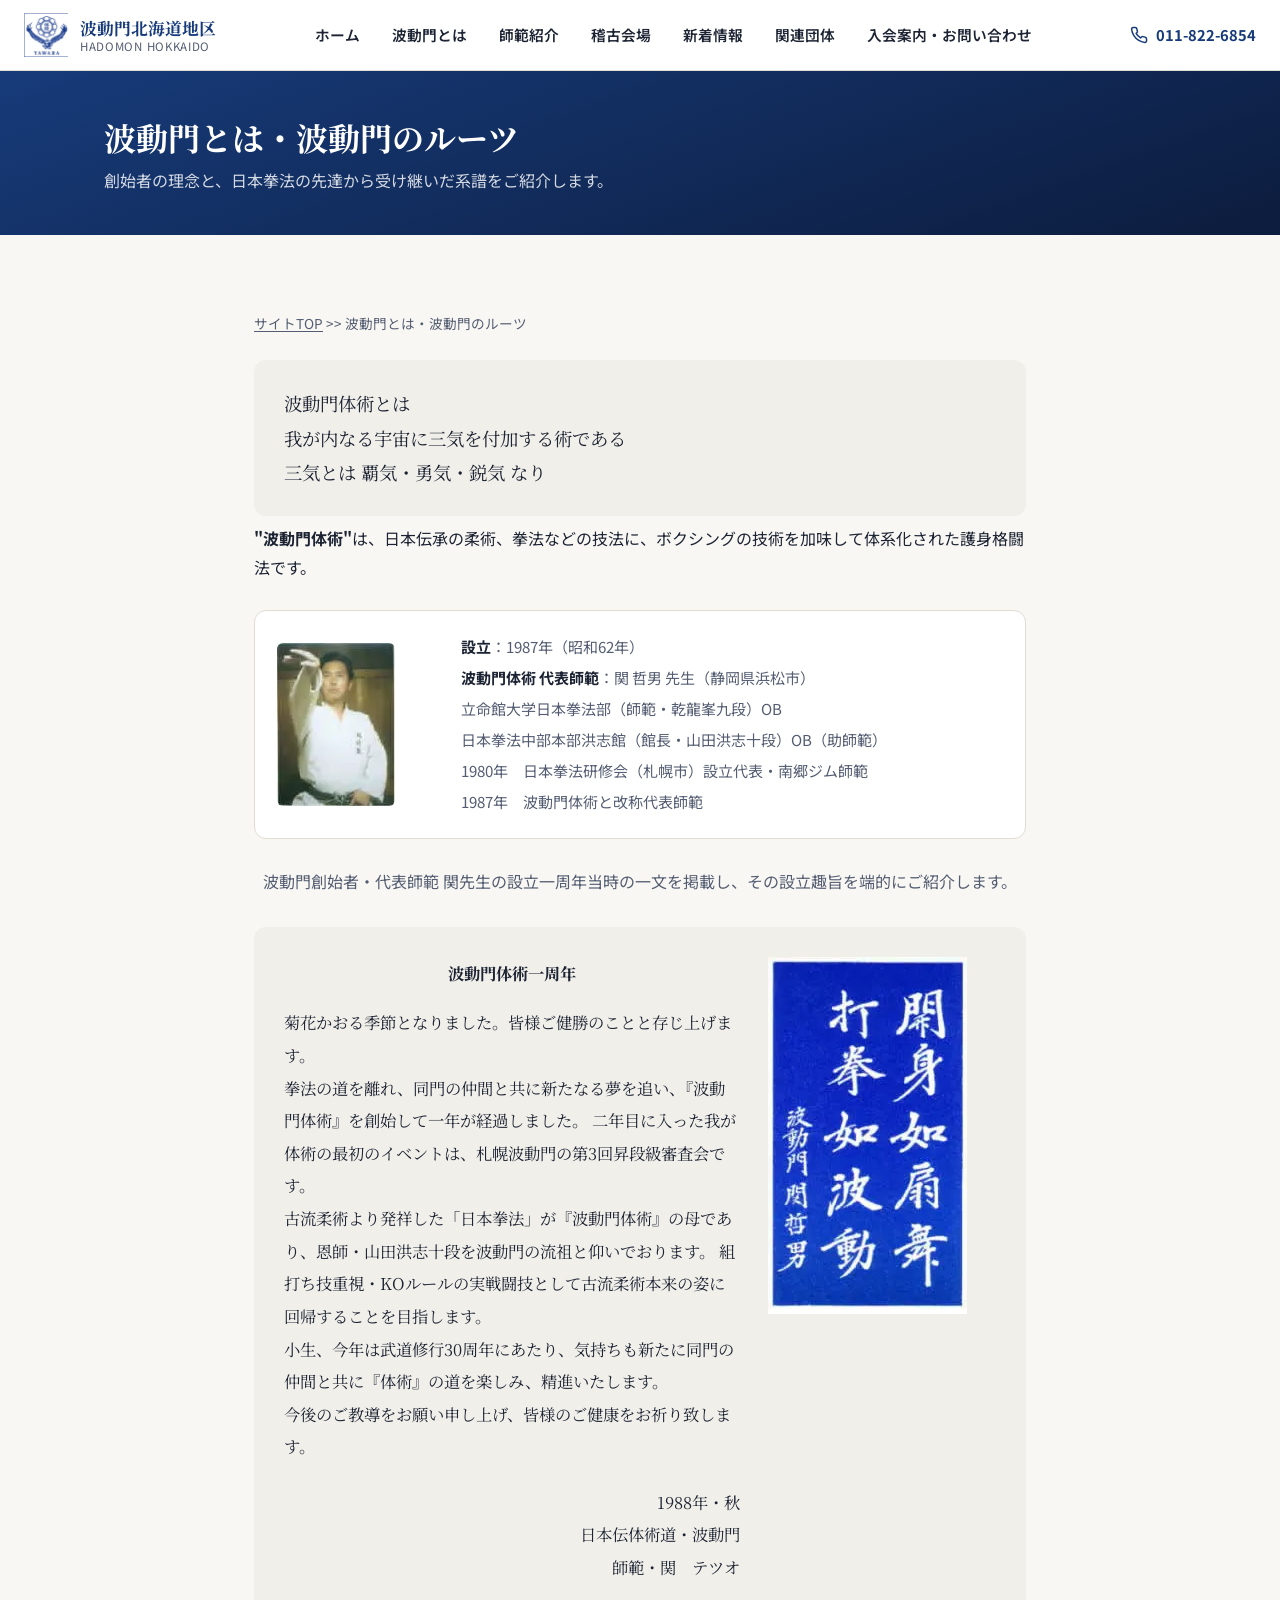
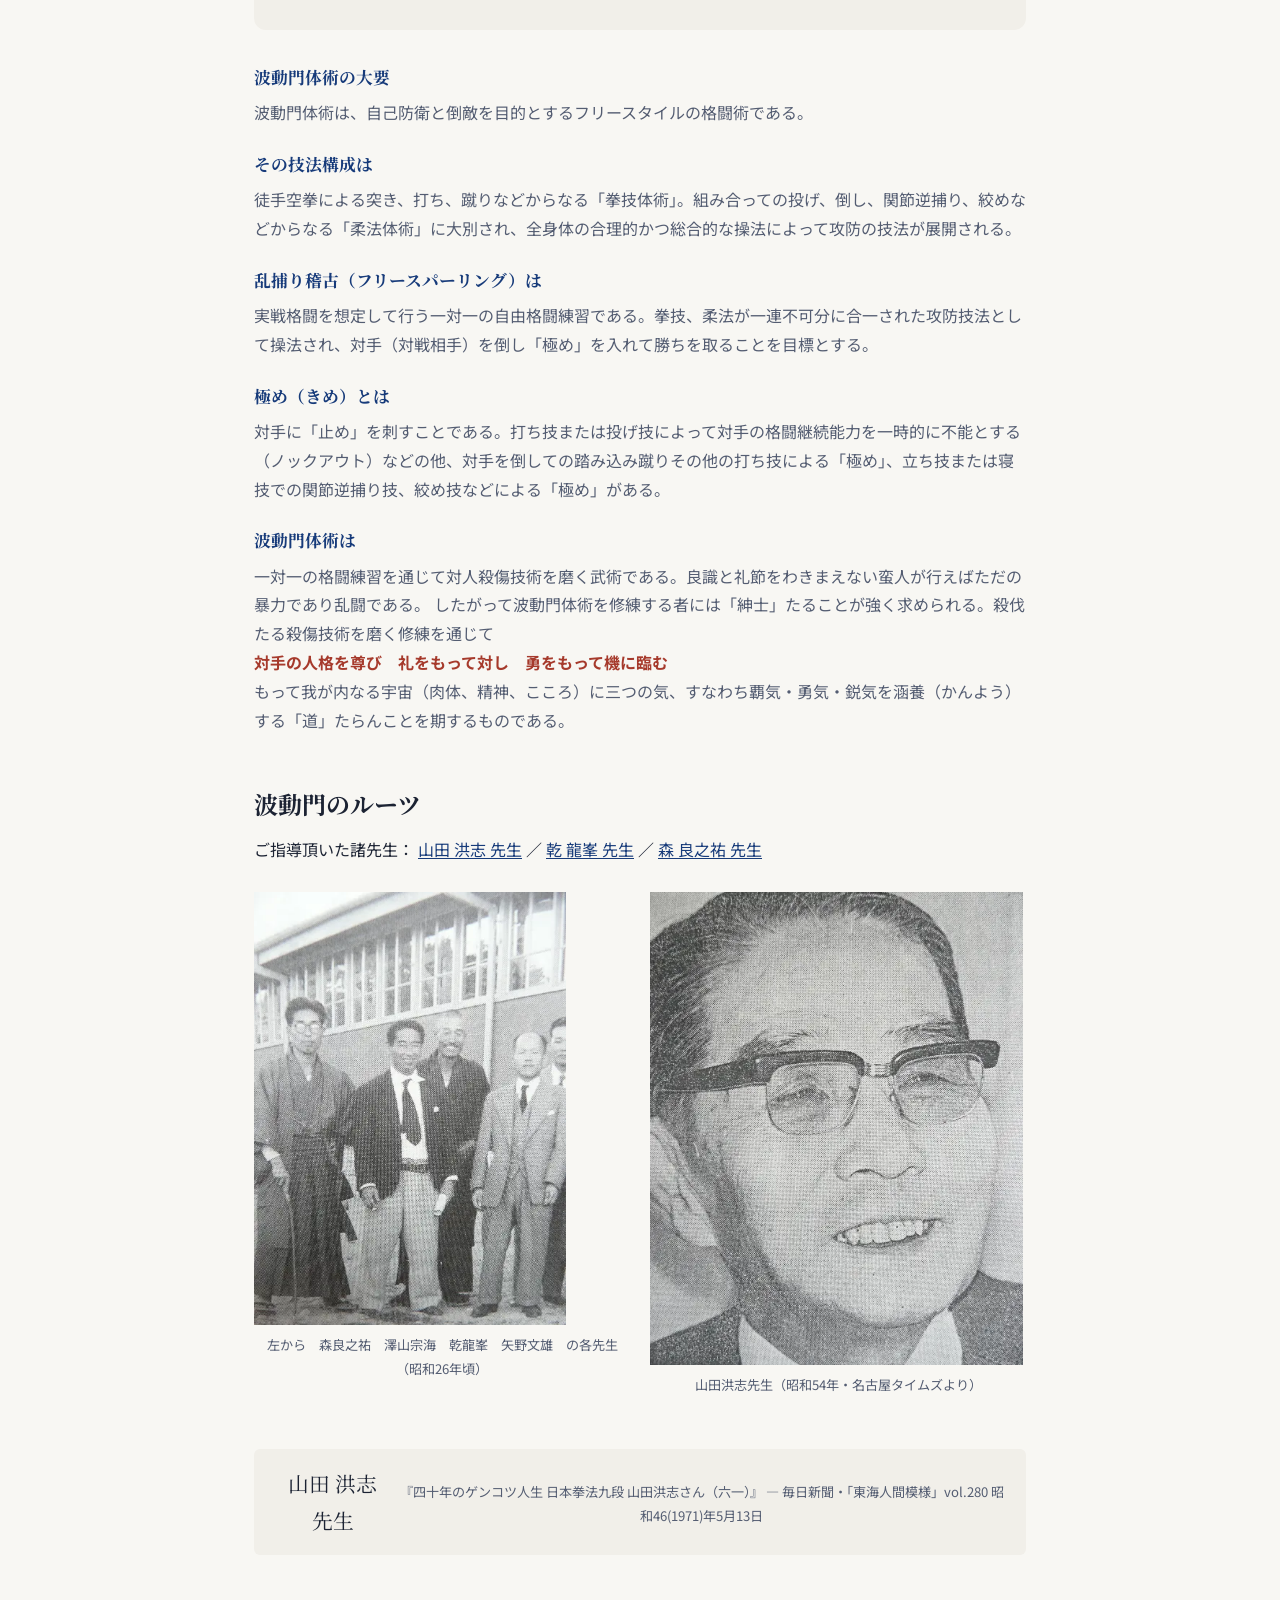
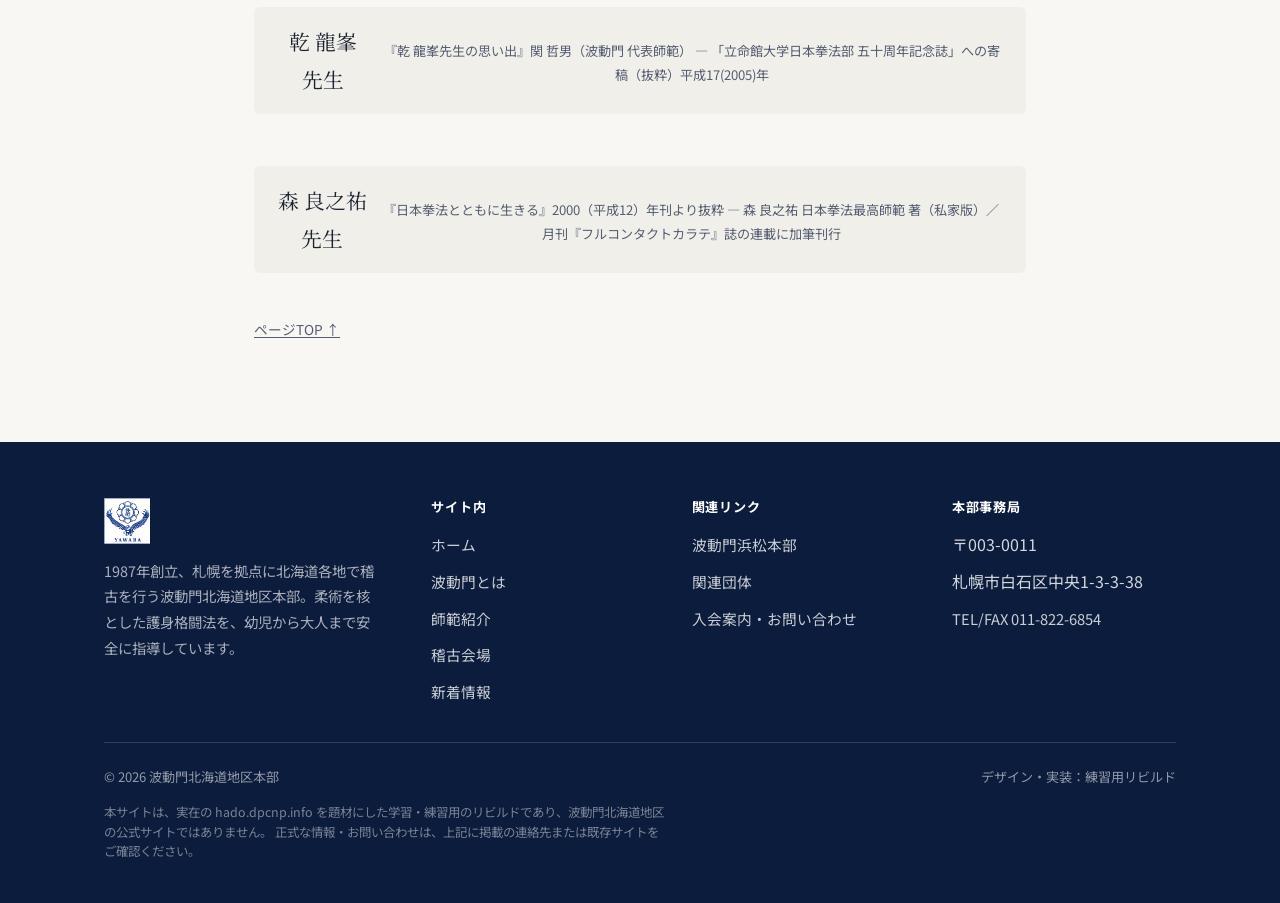
<file: about.html>
<!DOCTYPE html>
<html lang="ja">
<head>
<meta charset="UTF-8">
<meta name="viewport" content="width=device-width, initial-scale=1">
<title>波動門とは・波動門のルーツ | 波動門北海道地区</title>
<meta name="description" content="波動門体術の理念と、創始者・関哲男師範、そして山田洪志先生、乾龍峯先生、森良之祐先生ら日本拳法の先達から受け継いだ波動門のルーツをご紹介します。">
<link rel="canonical" href="https://www.hadomon-hokkaido.example/about.html"><!-- placeholder .example domain; replace before real deployment -->
<link rel="icon" href="assets/img/favicon-32.png" sizes="32x32">
<link rel="apple-touch-icon" href="assets/img/apple-touch-icon.png">
<link rel="preconnect" href="https://fonts.googleapis.com">
<link rel="preconnect" href="https://fonts.gstatic.com" crossorigin>
<link href="https://fonts.googleapis.com/css2?family=Noto+Serif+JP:wght@600;700&family=Noto+Sans+JP:wght@400;500;600;700&display=swap" rel="stylesheet">
<link rel="stylesheet" href="assets/css/style.css">
</head>
<body>
<a class="skip-link" href="#main">本文へスキップ</a>

<header class="site-header">
  <div class="header-inner">
    <a class="brand" href="index.html">
      <img src="assets/img/apple-touch-icon.png" width="44" height="44" alt="" loading="eager">
      <span class="brand-text">
        <span class="ja">波動門北海道地区</span>
        <span class="sub">HADOMON HOKKAIDO</span>
      </span>
    </a>
    <nav class="primary-nav" aria-label="メインナビゲーション">
      <a href="index.html">ホーム</a>
      <a href="about.html">波動門とは</a>
      <a href="instructors.html">師範紹介</a>
      <a href="index.html#locations">稽古会場</a>
      <a href="index.html#news">新着情報</a>
      <a href="links.html">関連団体</a>
      <a href="contact.html">入会案内・お問い合わせ</a>
    </nav>
    <div class="header-actions">
      <a class="header-tel" href="tel:0118226854" aria-label="電話：011-822-6854">
        <svg width="18" height="18" viewBox="0 0 24 24" fill="none" stroke="currentColor" stroke-width="2" stroke-linecap="round" stroke-linejoin="round" aria-hidden="true"><path d="M22 16.92v3a2 2 0 0 1-2.18 2 19.79 19.79 0 0 1-8.63-3.07 19.5 19.5 0 0 1-6-6 19.79 19.79 0 0 1-3.07-8.67A2 2 0 0 1 4.11 2h3a2 2 0 0 1 2 1.72c.127.96.361 1.903.7 2.81a2 2 0 0 1-.45 2.11L8.09 9.91a16 16 0 0 0 6 6l1.27-1.27a2 2 0 0 1 2.11-.45c.907.339 1.85.573 2.81.7A2 2 0 0 1 22 16.92z"/></svg>
        <span class="tel-label">011-822-6854</span>
      </a>
      <button class="nav-toggle" type="button" aria-label="メニューを開く" aria-expanded="false">
        <svg width="20" height="20" viewBox="0 0 24 24" fill="none" stroke="currentColor" stroke-width="2" stroke-linecap="round"><path d="M3 6h18M3 12h18M3 18h18"/></svg>
      </button>
    </div>
  </div>
</header>

<div class="page-hero">
  <div class="container">
    <h1>波動門とは・波動門のルーツ</h1>
    <p>創始者の理念と、日本拳法の先達から受け継いだ系譜をご紹介します。</p>
  </div>
</div>

<main id="main">
  <section class="section">
    <div class="container" style="max-width: 820px;">
      <p class="breadcrumb"><a href="index.html">サイトTOP</a> &gt;&gt; 波動門とは・波動門のルーツ</p>

      <p class="article-lede">
        波動門体術とは<br>
        我が内なる宇宙に三気を付加する術である<br>
        三気とは 覇気・勇気・鋭気 なり
      </p>
      <p><strong>"波動門体術"</strong>は、日本伝承の柔術、拳法などの技法に、ボクシングの技術を加味して体系化された護身格闘法です。</p>

      <div class="founder-card">
        <picture>
          <source srcset="assets/img/shihan/h_seki.webp" type="image/webp">
          <img src="assets/img/shihan/h_seki.jpg" alt="関哲男師範" loading="lazy" width="118" height="163">
        </picture>
        <ul>
          <li><strong>設立</strong>：1987年（昭和62年）</li>
          <li><strong>波動門体術 代表師範</strong>：関 哲男 先生（静岡県浜松市）</li>
          <li>立命館大学日本拳法部（師範・乾龍峯九段）OB</li>
          <li>日本拳法中部本部洪志館（館長・山田洪志十段）OB（助師範）</li>
          <li>1980年　日本拳法研修会（札幌市）設立代表・南郷ジム師範</li>
          <li>1987年　波動門体術と改称代表師範</li>
        </ul>
      </div>

      <p style="text-align:center; color: var(--ink-soft);">
        波動門創始者・代表師範 関先生の設立一周年当時の一文を掲載し、その設立趣旨を端的にご紹介します。
      </p>

      <div class="letter-block">
        <div class="text">
          <p style="text-align:center; font-weight:700;">波動門体術一周年</p>
          <p>
            菊花かおる季節となりました。皆様ご健勝のことと存じ上げます。<br>
            拳法の道を離れ、同門の仲間と共に新たなる夢を追い、『波動門体術』を創始して一年が経過しました。
            二年目に入った我が体術の最初のイベントは、札幌波動門の第3回昇段級審査会です。<br>
            古流柔術より発祥した「日本拳法」が『波動門体術』の母であり、恩師・山田洪志十段を波動門の流祖と仰いでおります。
            組打ち技重視・KOルールの実戦闘技として古流柔術本来の姿に回帰することを目指します。<br>
            小生、今年は武道修行30周年にあたり、気持ちも新たに同門の仲間と共に『体術』の道を楽しみ、精進いたします。<br>
            今後のご教導をお願い申し上げ、皆様のご健康をお祈り致します。
          </p>
          <p class="sign">
            1988年・秋<br>
            日本伝体術道・波動門<br>
            師範・関　テツオ
          </p>
        </div>
        <figure>
          <picture>
            <source srcset="assets/img/bun.webp" type="image/webp">
            <img src="assets/img/bun.jpg" alt="波動門体術一周年の書" loading="lazy" width="199" height="357">
          </picture>
        </figure>
      </div>

      <dl class="principles-list">
        <div>
          <dt>波動門体術の大要</dt>
          <dd>波動門体術は、自己防衛と倒敵を目的とするフリースタイルの格闘術である。</dd>
        </div>
        <div>
          <dt>その技法構成は</dt>
          <dd>徒手空拳による突き、打ち、蹴りなどからなる「拳技体術」。組み合っての投げ、倒し、関節逆捕り、絞めなどからなる「柔法体術」に大別され、全身体の合理的かつ総合的な操法によって攻防の技法が展開される。</dd>
        </div>
        <div>
          <dt>乱捕り稽古（フリースパーリング）は</dt>
          <dd>実戦格闘を想定して行う一対一の自由格闘練習である。拳技、柔法が一連不可分に合一された攻防技法として操法され、対手（対戦相手）を倒し「極め」を入れて勝ちを取ることを目標とする。</dd>
        </div>
        <div>
          <dt>極め（きめ）とは</dt>
          <dd>対手に「止め」を刺すことである。打ち技または投げ技によって対手の格闘継続能力を一時的に不能とする（ノックアウト）などの他、対手を倒しての踏み込み蹴りその他の打ち技による「極め」、立ち技または寝技での関節逆捕り技、絞め技などによる「極め」がある。</dd>
        </div>
        <div>
          <dt>波動門体術は</dt>
          <dd>
            一対一の格闘練習を通じて対人殺傷技術を磨く武術である。良識と礼節をわきまえない蛮人が行えばただの暴力であり乱闘である。
            したがって波動門体術を修練する者には「紳士」たることが強く求められる。殺伐たる殺傷技術を磨く修練を通じて
          </dd>
          <dd class="emphasis">対手の人格を尊び　礼をもって対し　勇をもって機に臨む</dd>
          <dd>もって我が内なる宇宙（肉体、精神、こころ）に三つの気、すなわち覇気・勇気・鋭気を涵養（かんよう）する「道」たらんことを期するものである。</dd>
        </div>
      </dl>

      <h2 style="margin-top: 2.2em;">波動門のルーツ</h2>
      <p>
        ご指導頂いた諸先生：
        <a href="#sensei01">山田 洪志 先生</a> ／
        <a href="#sensei02">乾 龍峯 先生</a> ／
        <a href="#sensei03">森 良之祐 先生</a>
      </p>

      <div class="roots-figures">
        <figure>
          <picture><source srcset="assets/img/roots/roots_pic1.webp" type="image/webp"><img src="assets/img/roots/roots_pic1.jpg" alt="森良之祐、澤山宗海、乾龍峯、矢野文雄の各先生（昭和26年頃）" loading="lazy" width="312" height="433"></picture>
          <figcaption>左から　森良之祐　澤山宗海　乾龍峯　矢野文雄　の各先生（昭和26年頃）</figcaption>
        </figure>
        <figure>
          <picture><source srcset="assets/img/roots/roots_pic2.webp" type="image/webp"><img src="assets/img/roots/roots_pic2.jpg" alt="山田洪志先生（昭和54年・名古屋タイムズより）" loading="lazy" width="373" height="473"></picture>
          <figcaption>山田洪志先生（昭和54年・名古屋タイムズより）</figcaption>
        </figure>
      </div>

      <details class="teacher-profile" id="sensei01">
        <summary>山田 洪志 先生
          <span class="attribution">『四十年のゲンコツ人生 日本拳法九段 山田洪志さん（六一）』 — 毎日新聞・「東海人間模様」vol.280 昭和46(1971)年5月13日</span>
        </summary>
        <div class="profile-body clearfix">
          <picture><source srcset="assets/img/roots/roots-y_pic1.webp" type="image/webp"><img src="assets/img/roots/roots-y_pic1.jpg" alt="『残心』為関哲男兄　山田洪志書 1978（昭和53）年" loading="lazy" width="439" height="500"></picture>
          <p>
            ・・（略）・・「私のこれまでの人生は、まったく拳法一筋で暮れてきました。でも、こんな人間がいてこそ、歴史がつくられるのではないでしょうか。」
            自信に満ちあふれた人生観が、おだやかな口調からとび出す。折り目正しく、節度のある態度。全身からスポーツマンの威風がにじみ出る人だ。
          </p>
          <p>
            青年時代の山田さんには、今日、伝説化して語り継がれている逸話がいくつもある。空手が沖縄からもたらされてまもないころから、
            ずっと歩みをともにしてきた数少ない先達者の一人。空手との出会いは、関西大学に入学した昭和4年。当時、全国でもまだ慶応大学と
            松坂屋東京支店の二ヶ所が空手をはじめたばかりのころだった。関大予科で山田さんは先輩の澤山宗海氏（日本拳法宗家・関大講師）とめぐりあう。
            「関西でも、沖縄の当て身をやろうではないか。」そのころすでに柔道四段だった澤山氏と山田さんは、このとき以来、長く結ばれることになる。
            ・・（略）・・
          </p>
          <p>
            三角とびが神秘的に喧伝されたのもこのころ。試合をすれば必ず怪我人が出る。そこでやむなく型をみて段が与えられた時代だった。
            ともかく鍛えよ、みんながそれをあこがれた。予科、大学を通じて、山田さんは、空手の道にひたりきった。千里山の下宿。
            ちょうちんをともして毎晩、澤山氏、友人の三人で神社に出かけ、猛練習をする。「風呂の焚き木は、オノなど使わず練習と称しては手刀で割ったものでした」
            「関大の山田」の名がとどろく。伝説化した逸話は、みな当時の‘空手の達人’山田さんに付随している。
          </p>
          <p>
            昭和7年、沖縄の東恩納氏の流れをくむ達人、宮城長順氏が本土にやってきた。本場の空手をたずさえてきた宮城氏は東京からの帰途、
            関西に立ち寄って、山田さんの下宿で一週間過ごし、本土ではだれにも教えなかった「クールンハー」の型を山田さんに伝えて帰った。
            空手はスポーツとして、あまりにも危険が多過ぎた。型だけでなく、試合も安全にできないものか。山田さんは澤山氏を中心に安全な
            「防具」を作ることに力をそそぐ。同時に、喧伝されていた「神秘的な空手の威力」を忌み嫌った。
          </p>
          <p>
            「空手とは決して科学を超越したものではない。すべてのワザが科学的・物理的に説明できるはずだ。健康や衛生を無視した過去の武道ではなく、
            時代に合ったスポーツとして広めよう」。澤山氏や山田さんの情熱が、今日の「日本拳法」を生み出したのだった。
          </p>
          <p>
            ・・（略）・・金もうけとはまったく無縁である。主な相手が学生であるため、むしろ豊かでない私財を投げ打ってきたというべきだろう。
            山田さんが、かつて町内に一人か二人しかいない大学卒の法学士になったとき「大学を出てケンカの先生になった・・」となげいた父親の死にも、
            期待を裏切った息子は駆けつけることができなかった。・・（略）・・
          </p>
        </div>
      </details>

      <details class="teacher-profile" id="sensei02">
        <summary>乾 龍峯 先生
          <span class="attribution">『乾 龍峯先生の思い出』関 哲男（波動門 代表師範） — 「立命館大学日本拳法部 五十周年記念誌」への寄稿（抜粋）平成17(2005)年</span>
        </summary>
        <div class="profile-body">
          <p>
            ・・（略）・・ 私が入学、入部した当時の拳法部道場は、部室の外には拳座（巻き藁）、道場内には指頭拳（指先）を鍛えるための砂箱があり
            武術色の強い環境が残っていました。師範は拳法九段・乾龍峯先生、日本拳法のメッカ吹田にあって昇竜館道場の館長、そして社会人連盟会長、
            日本拳法会の重鎮として永く宗家、会長と道を共にした大先達でした。先生はまた、当時の立命館総長・細野武男先生とも面識を持っておられたようです。
            私たちはその乾龍峯先生から直にご指導を頂く幸運を授かったラッキーボーイでした。長身の背筋をピンと伸ばし、髭を蓄えた先生の風貌は
            なるほど昭和の武人そのものでした。しかし指導に際して私たちは一度も先生から叱られたことはありません。それどころか、少しでも良いところを
            見つけては褒めてくださいました。その時の先生の飾らない笑顔が印象に残っています。
          </p>
          <p>
            その時分の我が拳法部の稽古は、数百本から千本の打ち込みの後に防具着装しての乱稽古。拳法部はこの乱稽古こそが練習の中心であり、
            修行の目標もこの容赦のない熾烈な防具練習の中に存在していました。受け手技ではなく体躱し（たいかわし）で相手の打ち技をかいくぐり
            打ち勝つことを重視し、相打ちを恐れず前に出る稽古を心掛けました。・・（略）・・乾龍峯師範が『摶撃の型』を構成する技法を含む
            「攻防の打ち込み」を指導されたとき、私たちは新鮮な印象をもって師範の演武を見ました。受け手技と体捌きで対手の打ち技を殺しての反撃。
            先生が見せる流れるような打ち込み演武に、「ド突き合い」だけではない日本拳法の奥深さを垣間見た思いでした。『舞い』の流麗さを見たのです。
          </p>
          <p>
            ご指導の後の食事の折、同席させていただく私たちと気さくにお話をして下さり、笑顔で拳法談義をされました。その穏やかな雰囲気は
            拳法の達人もさながらひとりの好々爺でした。体調を悪くされた先生を大阪の病院にお見舞いした時、あの気さくで実に大らかな笑顔で
            先生は私たちを迎えてくださいました。・・（略）・・あの日お目にかかったのが、武人・乾龍峯先生とのお別れとなりました。
          </p>
          <p>
            森良之祐最高師範とお話した折、森先生が乾龍峯先生をたいへん敬愛されていることをうかがいました。ここに森良之祐先生の一文があるので
            抜粋して紹介します。『・・・澤山先生（宗家）は大酒豪で、食事には気を遣ったが住まいには屈託なかった。庭の草が茂るのを見かねて
            時折、乾龍峯先生が手入れに来る。乾先生は吹田市の昇竜館館長。明治37年辰年生まれで美髯（びぜん）。日本拳法の信徒総代のような方。
            乾先生は奥様と二人で私を歓待してくれた。・・（略）・・愛弟子の孫田（誠一）氏との防具練習は、逆捕りを狙ってくるから油断できない。
            ・・（略）・・練習後は拳談に花が咲き、一泊して辞去するのが常であった。・・（略）・・』乾先生の人となりがうかがえます。
          </p>
          <p>
            私は卒業後、名古屋の山田洪志先生（中部本部長・十段）の道場（中部本部洪志館）にお世話になりましたが、洪志先生も拳法草創期よりの同志、
            乾龍峯先生を懐かしそうに話しておられました。・・（略）・・
          </p>
        </div>
      </details>

      <details class="teacher-profile" id="sensei03">
        <summary>森 良之祐 先生
          <span class="attribution">『日本拳法とともに生きる』2000（平成12）年刊より抜粋 — 森 良之祐 日本拳法最高師範 著（私家版）／月刊『フルコンタクトカラテ』誌の連載に加筆刊行</span>
        </summary>
        <div class="profile-body clearfix">
          <picture><source srcset="assets/img/roots/roots-m_pic1.webp" type="image/webp"><img src="assets/img/roots/roots-m_pic1.jpg" alt="森良之祐先生" loading="lazy" width="500" height="324"></picture>
          <p>
            「日本拳法」は、昭和7年9月15日、澤山勝先生が大阪の洪火会（黒山高麿会長）本部道場で武道として創始されました。私は、戦争が激化していた
            昭和18年に関西大学に入学。拳法部に入部しましたが、澤山先生は出征されており、昭和21年に先生が復員されてからご指導を受けるようになりました。
            そして翌22年7月、郷里徳島に道場を開設。新聞社を辞めて指導に専念していたのが見込まれて、昭和28年、拳法会から日本拳法普及のため
            東京へ派遣されました。
          </p>
          <p>
            このとき澤山先生は宗家になられて宗海と号し、私は允許権を頂いて「日本拳法協会」を創立しました。これが波乱を起こしました。
            協会の誕生を快く思わない人たちが分派行動とみなし、当初は吸収合併の話を持ち掛け、その後は勢力争いの様相となったのです。
            澤山先生は後継者の指名をされないまま、昭和52年9月27日に亡くなられました。・・（略）・・
          </p>
          <p>
            長年のボタンの掛け違いを正そうと、昭和59年1月20日、矢野文雄日本拳法会会長の謝罪もあって、日本拳法会と協会とが連合体制をとることに
            なりましたが、その反動か、日本拳法会は昭和63年、協会から分派した勢力を傘下に加えました。・・（略）・・分裂策を行う人たちの心情は、
            トマトやスイカの種を蒔き収穫を誇るようなものです。これに対して杉、桧の苗を育てる人には、数十年先の子孫のために木を植える心があり、
            人間本来の面目があると思います。・・（略）・・
          </p>
          <p>
            日本拳法が生まれ育った道場「洪火会」は、時代に大きな火をかかげるという理想のもと命名された、武道と修養の団体でした。
            創始者の黒山高麿先生は、福岡県に生まれ、武道専門学校4期生、大阪府警察本部柔道師範を務めた。戦後は、福岡県芦屋町長（3期）。
            柔道8段、昭和52年11月27日没。享年82歳でした。洪火会は大正末年に創設、本格的な活動期間は、本部会館が大阪市天王寺区東高津に
            建設された昭和7年から、大阪空襲によって会館が焼失した昭和20年まででした。会活動の主軸は柔道部であった。昭和12年の会員名簿によると
            正会員235名（教士六段9名、六段1名、教士五段19名、五段41名、四段52名等々）。洪火会は澤山勝師範の拳法部のほかに、一般青少年も
            参加する敬天塾を設けた。私は昭和19年入門。黒山先生の武道家としての端正な生活、己には厳、人には寛という高潔な人格にふれ、
            すっかり敬服してしまった。・・（略）・・
          </p>
          <p>
            札幌では関哲男氏とホテルの一室で初めて面談しました（昭和57年7月1日）。関さんは立命館大学在学中、乾龍峯師範門下となり、
            教師（名古屋市）となってからは山田洪志先生の組織に入り、昭和56年に帰郷後、札幌支部を設立した強者で、五段位保持者でした。
          </p>
          <p>
            関さんは挨拶もそこそこに、私が武道誌に寄稿した記事内容について質問させてくださいと切り出した。私は『指導に形を創るなど研究を
            加えたから、大阪の拳法とはすこし変わってきたと思う。澤山先生から指導を頂けなくなってからは、一任状を活用して、技術と精神面との
            一貫性に心を尽くした。東京に出たことによって日本拳法は全国に普及した。澤山先生の期待に応えたと自負している。しかし、警察逮捕術の
            競技化に日本拳法が注目されたことにより、私と澤山先生との関係が思わぬ展開となった。これでは相競い切磋琢磨するという協会の創立精神は
            生かされない。対立し空転している現状は残念だ。・・（略）・・交流は途切れているが、ここにきては、時が解決してくれるほかないと
            思っている』というような話をした。この後、第11師団・真駒内駐屯地での会合に同行し、終日行動を共にして別れた。
          </p>
          <p>
            帰郷後まもなく、その関さんから速達便が届いた。「昨日、日本拳法会から会報『日本拳法』9月12日号が配布された。この中に森先生に
            関する社会人連盟友田忠会長の一文が掲載されている」とあり、同封されていた紙面に目を通すと、私を一方的に誹謗して黙過できないので、
            早速、発行人矢野文雄・・（略）・・筆者友田忠の各氏に対して、後藤田正晴会長、森良之祐最高師範連署の5頁に及ぶ抗議文を出した。
            これに対して、矢野文雄会長より謝罪文が届き、10月16日には小西丕・・（略）・・の三氏が特使として謝罪のため上京した。
            翌年秋には友田さんが船橋市の拙宅に来られ・・（略）・・「会長補佐を辞めるからこらえてくれ」と謝罪。私は、また仲良く語り合える日が
            あるでしょうと慰留した。・・（略）・・
          </p>
        </div>
      </details>

      <p class="breadcrumb" style="margin-top: 2em;"><a href="#main">ページTOP ↑</a></p>
    </div>
  </section>
</main>

<footer class="site-footer">
  <div class="container">
    <div class="footer-grid">
      <div class="footer-brand">
        <img src="assets/img/apple-touch-icon.png" width="46" height="46" alt="波動門 紋章">
        <p>1987年創立、札幌を拠点に北海道各地で稽古を行う波動門北海道地区本部。柔術を核とした護身格闘法を、幼児から大人まで安全に指導しています。</p>
      </div>
      <div>
        <h4>サイト内</h4>
        <ul class="footer-links">
          <li><a href="index.html">ホーム</a></li>
          <li><a href="about.html">波動門とは</a></li>
          <li><a href="instructors.html">師範紹介</a></li>
          <li><a href="index.html#locations">稽古会場</a></li>
          <li><a href="index.html#news">新着情報</a></li>
        </ul>
      </div>
      <div>
        <h4>関連リンク</h4>
        <ul class="footer-links">
          <li><a href="http://hadohmon.com/" target="_blank" rel="noopener">波動門浜松本部</a></li>
          <li><a href="links.html">関連団体</a></li>
          <li><a href="contact.html">入会案内・お問い合わせ</a></li>
        </ul>
      </div>
      <div>
        <h4>本部事務局</h4>
        <ul class="footer-links">
          <li>〒003-0011</li>
          <li>札幌市白石区中央1-3-3-38</li>
          <li><a href="tel:0118226854">TEL/FAX 011-822-6854</a></li>
        </ul>
      </div>
    </div>
    <div class="footer-bottom">
      <span>© <span data-current-year>2026</span> 波動門北海道地区本部</span>
      <span>デザイン・実装：練習用リビルド</span>
    </div>
    <p class="footer-disclaimer">
      本サイトは、実在の hado.dpcnp.info を題材にした学習・練習用のリビルドであり、波動門北海道地区の公式サイトではありません。
      正式な情報・お問い合わせは、上記に掲載の連絡先または既存サイトをご確認ください。
    </p>
  </div>
</footer>

<script src="assets/js/main.js"></script>
</body>
</html>
</file>
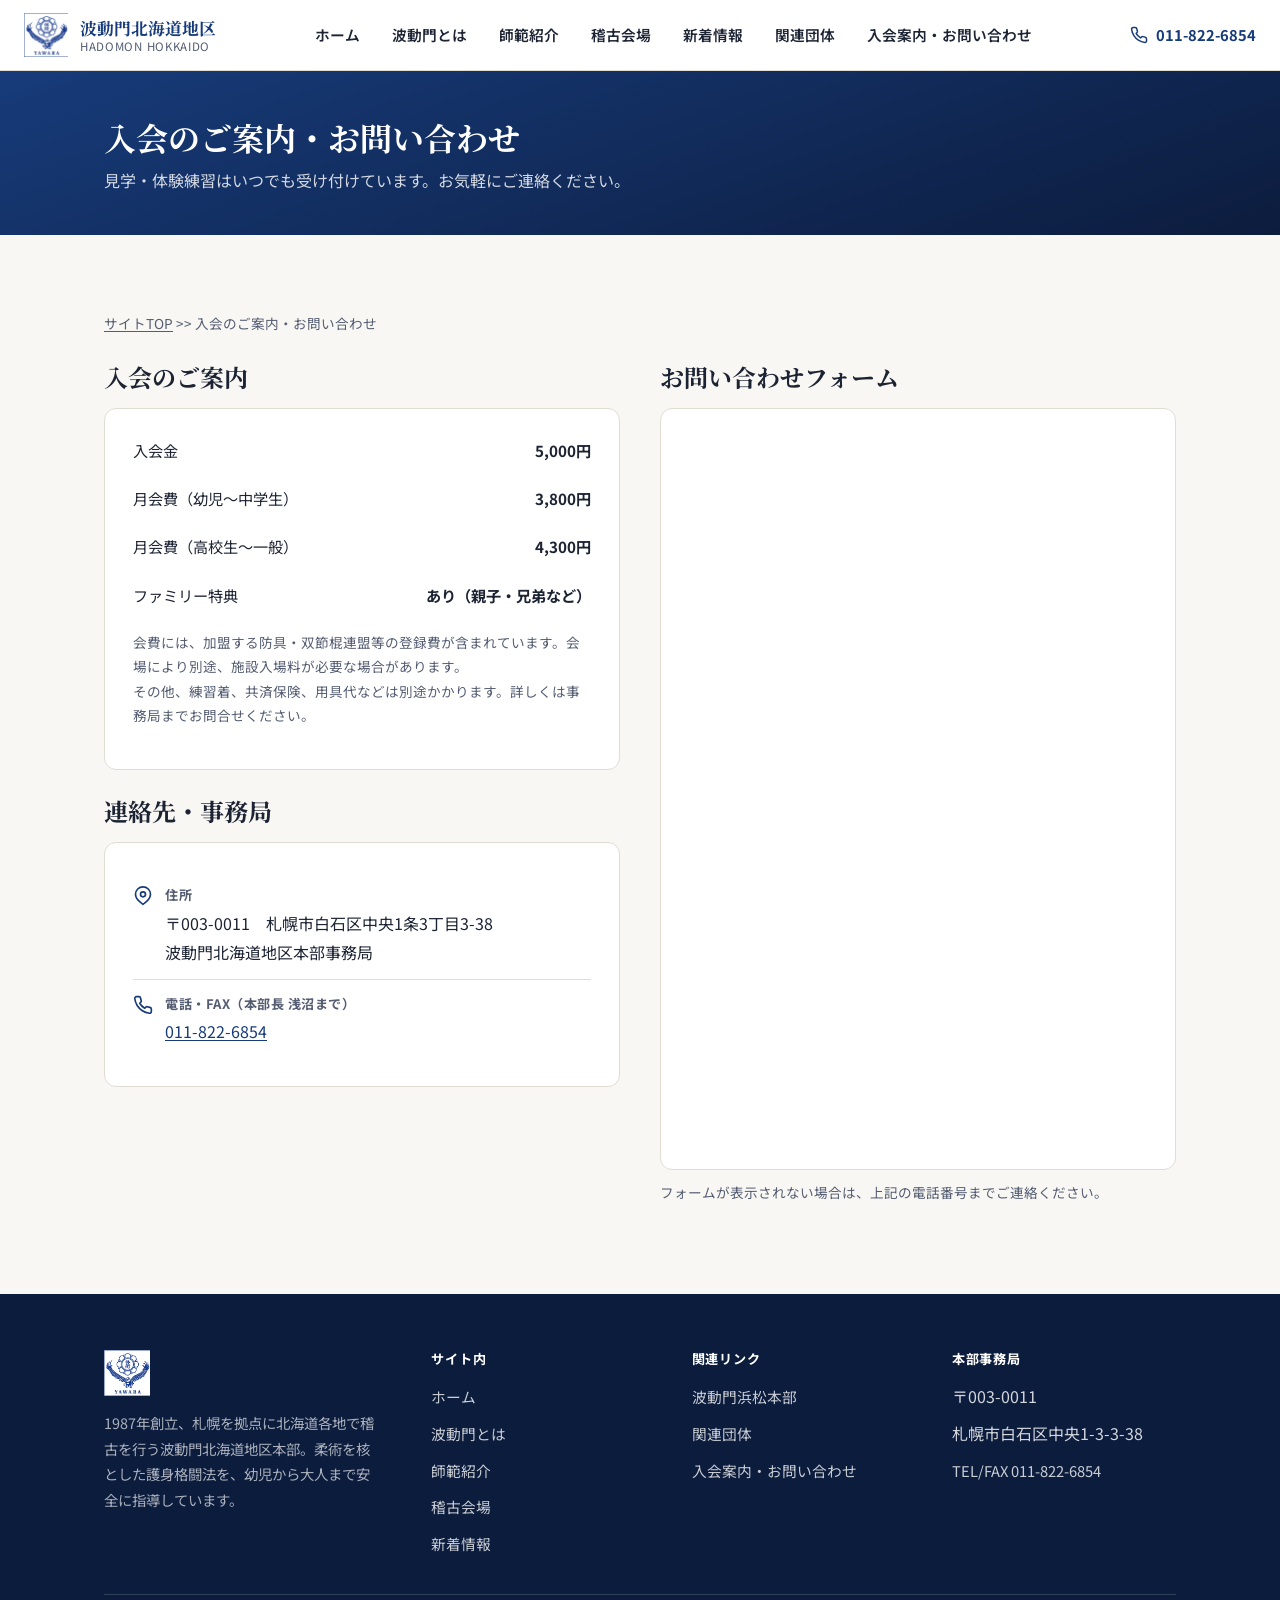
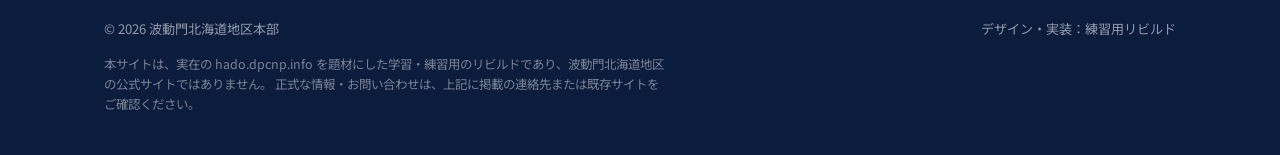
<file: contact.html>
<!DOCTYPE html>
<html lang="ja">
<head>
<meta charset="UTF-8">
<meta name="viewport" content="width=device-width, initial-scale=1">
<title>入会のご案内・お問い合わせ | 波動門北海道地区</title>
<meta name="description" content="波動門北海道地区への入会案内、会費、事務局の連絡先、お問い合わせフォームです。見学・体験練習はいつでも受け付けています。">
<link rel="canonical" href="https://www.hadomon-hokkaido.example/contact.html"><!-- placeholder .example domain; replace before real deployment -->
<link rel="icon" href="assets/img/favicon-32.png" sizes="32x32">
<link rel="apple-touch-icon" href="assets/img/apple-touch-icon.png">
<link rel="preconnect" href="https://fonts.googleapis.com">
<link rel="preconnect" href="https://fonts.gstatic.com" crossorigin>
<link href="https://fonts.googleapis.com/css2?family=Noto+Serif+JP:wght@600;700&family=Noto+Sans+JP:wght@400;500;600;700&display=swap" rel="stylesheet">
<link rel="stylesheet" href="assets/css/style.css">
</head>
<body>
<a class="skip-link" href="#main">本文へスキップ</a>

<header class="site-header">
  <div class="header-inner">
    <a class="brand" href="index.html">
      <img src="assets/img/apple-touch-icon.png" width="44" height="44" alt="" loading="eager">
      <span class="brand-text">
        <span class="ja">波動門北海道地区</span>
        <span class="sub">HADOMON HOKKAIDO</span>
      </span>
    </a>
    <nav class="primary-nav" aria-label="メインナビゲーション">
      <a href="index.html">ホーム</a>
      <a href="about.html">波動門とは</a>
      <a href="instructors.html">師範紹介</a>
      <a href="index.html#locations">稽古会場</a>
      <a href="index.html#news">新着情報</a>
      <a href="links.html">関連団体</a>
      <a href="contact.html">入会案内・お問い合わせ</a>
    </nav>
    <div class="header-actions">
      <a class="header-tel" href="tel:0118226854" aria-label="電話：011-822-6854">
        <svg width="18" height="18" viewBox="0 0 24 24" fill="none" stroke="currentColor" stroke-width="2" stroke-linecap="round" stroke-linejoin="round" aria-hidden="true"><path d="M22 16.92v3a2 2 0 0 1-2.18 2 19.79 19.79 0 0 1-8.63-3.07 19.5 19.5 0 0 1-6-6 19.79 19.79 0 0 1-3.07-8.67A2 2 0 0 1 4.11 2h3a2 2 0 0 1 2 1.72c.127.96.361 1.903.7 2.81a2 2 0 0 1-.45 2.11L8.09 9.91a16 16 0 0 0 6 6l1.27-1.27a2 2 0 0 1 2.11-.45c.907.339 1.85.573 2.81.7A2 2 0 0 1 22 16.92z"/></svg>
        <span class="tel-label">011-822-6854</span>
      </a>
      <button class="nav-toggle" type="button" aria-label="メニューを開く" aria-expanded="false">
        <svg width="20" height="20" viewBox="0 0 24 24" fill="none" stroke="currentColor" stroke-width="2" stroke-linecap="round"><path d="M3 6h18M3 12h18M3 18h18"/></svg>
      </button>
    </div>
  </div>
</header>

<div class="page-hero">
  <div class="container">
    <h1>入会のご案内・お問い合わせ</h1>
    <p>見学・体験練習はいつでも受け付けています。お気軽にご連絡ください。</p>
  </div>
</div>

<main id="main">
  <section class="section">
    <div class="container">
      <p class="breadcrumb"><a href="index.html">サイトTOP</a> &gt;&gt; 入会のご案内・お問い合わせ</p>

      <div class="contact-grid">
        <div>
          <h2>入会のご案内</h2>
          <div class="contact-card" style="margin-bottom: 24px;">
            <ul class="pricing-list" style="color: var(--ink);">
              <li><span>入会金</span><strong>5,000円</strong></li>
              <li><span>月会費（幼児〜中学生）</span><strong>3,800円</strong></li>
              <li><span>月会費（高校生〜一般）</span><strong>4,300円</strong></li>
              <li><span>ファミリー特典</span><strong>あり（親子・兄弟など）</strong></li>
            </ul>
            <p class="form-note">
              会費には、加盟する防具・双節棍連盟等の登録費が含まれています。会場により別途、施設入場料が必要な場合があります。<br>
              その他、練習着、共済保険、用具代などは別途かかります。詳しくは事務局までお問合せください。
            </p>
          </div>

          <h2>連絡先・事務局</h2>
          <div class="contact-card">
            <div class="contact-detail">
              <span class="ico" aria-hidden="true">
                <svg width="20" height="20" viewBox="0 0 24 24" fill="none" stroke="currentColor" stroke-width="2" stroke-linecap="round" stroke-linejoin="round"><path d="M21 10c0 6-9 12-9 12s-9-6-9-12a9 9 0 0 1 18 0z"/><circle cx="12" cy="10" r="3"/></svg>
              </span>
              <div>
                <strong>住所</strong>
                〒003-0011　札幌市白石区中央1条3丁目3-38<br>波動門北海道地区本部事務局
              </div>
            </div>
            <div class="contact-detail">
              <span class="ico" aria-hidden="true">
                <svg width="20" height="20" viewBox="0 0 24 24" fill="none" stroke="currentColor" stroke-width="2" stroke-linecap="round" stroke-linejoin="round"><path d="M22 16.92v3a2 2 0 0 1-2.18 2 19.79 19.79 0 0 1-8.63-3.07 19.5 19.5 0 0 1-6-6 19.79 19.79 0 0 1-3.07-8.67A2 2 0 0 1 4.11 2h3a2 2 0 0 1 2 1.72c.127.96.361 1.903.7 2.81a2 2 0 0 1-.45 2.11L8.09 9.91a16 16 0 0 0 6 6l1.27-1.27a2 2 0 0 1 2.11-.45c.907.339 1.85.573 2.81.7A2 2 0 0 1 22 16.92z"/></svg>
              </span>
              <div>
                <strong>電話・FAX（本部長 浅沼まで）</strong>
                <a href="tel:0118226854">011-822-6854</a>
              </div>
            </div>
          </div>
        </div>

        <div>
          <h2>お問い合わせフォーム</h2>
          <div class="contact-form-wrap">
            <iframe src="https://docs.google.com/forms/d/1fTsczjGQw39SrmB30TPQ-a5UqaSWjwN2dGGRDHFPSiA/viewform?embedded=true" title="波動門北海道地区 お問い合わせフォーム" loading="lazy">読み込み中…</iframe>
          </div>
          <p class="form-note">フォームが表示されない場合は、上記の電話番号までご連絡ください。</p>
        </div>
      </div>
    </div>
  </section>
</main>

<footer class="site-footer">
  <div class="container">
    <div class="footer-grid">
      <div class="footer-brand">
        <img src="assets/img/apple-touch-icon.png" width="46" height="46" alt="波動門 紋章">
        <p>1987年創立、札幌を拠点に北海道各地で稽古を行う波動門北海道地区本部。柔術を核とした護身格闘法を、幼児から大人まで安全に指導しています。</p>
      </div>
      <div>
        <h4>サイト内</h4>
        <ul class="footer-links">
          <li><a href="index.html">ホーム</a></li>
          <li><a href="about.html">波動門とは</a></li>
          <li><a href="instructors.html">師範紹介</a></li>
          <li><a href="index.html#locations">稽古会場</a></li>
          <li><a href="index.html#news">新着情報</a></li>
        </ul>
      </div>
      <div>
        <h4>関連リンク</h4>
        <ul class="footer-links">
          <li><a href="http://hadohmon.com/" target="_blank" rel="noopener">波動門浜松本部</a></li>
          <li><a href="links.html">関連団体</a></li>
          <li><a href="contact.html">入会案内・お問い合わせ</a></li>
        </ul>
      </div>
      <div>
        <h4>本部事務局</h4>
        <ul class="footer-links">
          <li>〒003-0011</li>
          <li>札幌市白石区中央1-3-3-38</li>
          <li><a href="tel:0118226854">TEL/FAX 011-822-6854</a></li>
        </ul>
      </div>
    </div>
    <div class="footer-bottom">
      <span>© <span data-current-year>2026</span> 波動門北海道地区本部</span>
      <span>デザイン・実装：練習用リビルド</span>
    </div>
    <p class="footer-disclaimer">
      本サイトは、実在の hado.dpcnp.info を題材にした学習・練習用のリビルドであり、波動門北海道地区の公式サイトではありません。
      正式な情報・お問い合わせは、上記に掲載の連絡先または既存サイトをご確認ください。
    </p>
  </div>
</footer>

<script src="assets/js/main.js"></script>
</body>
</html>
</file>
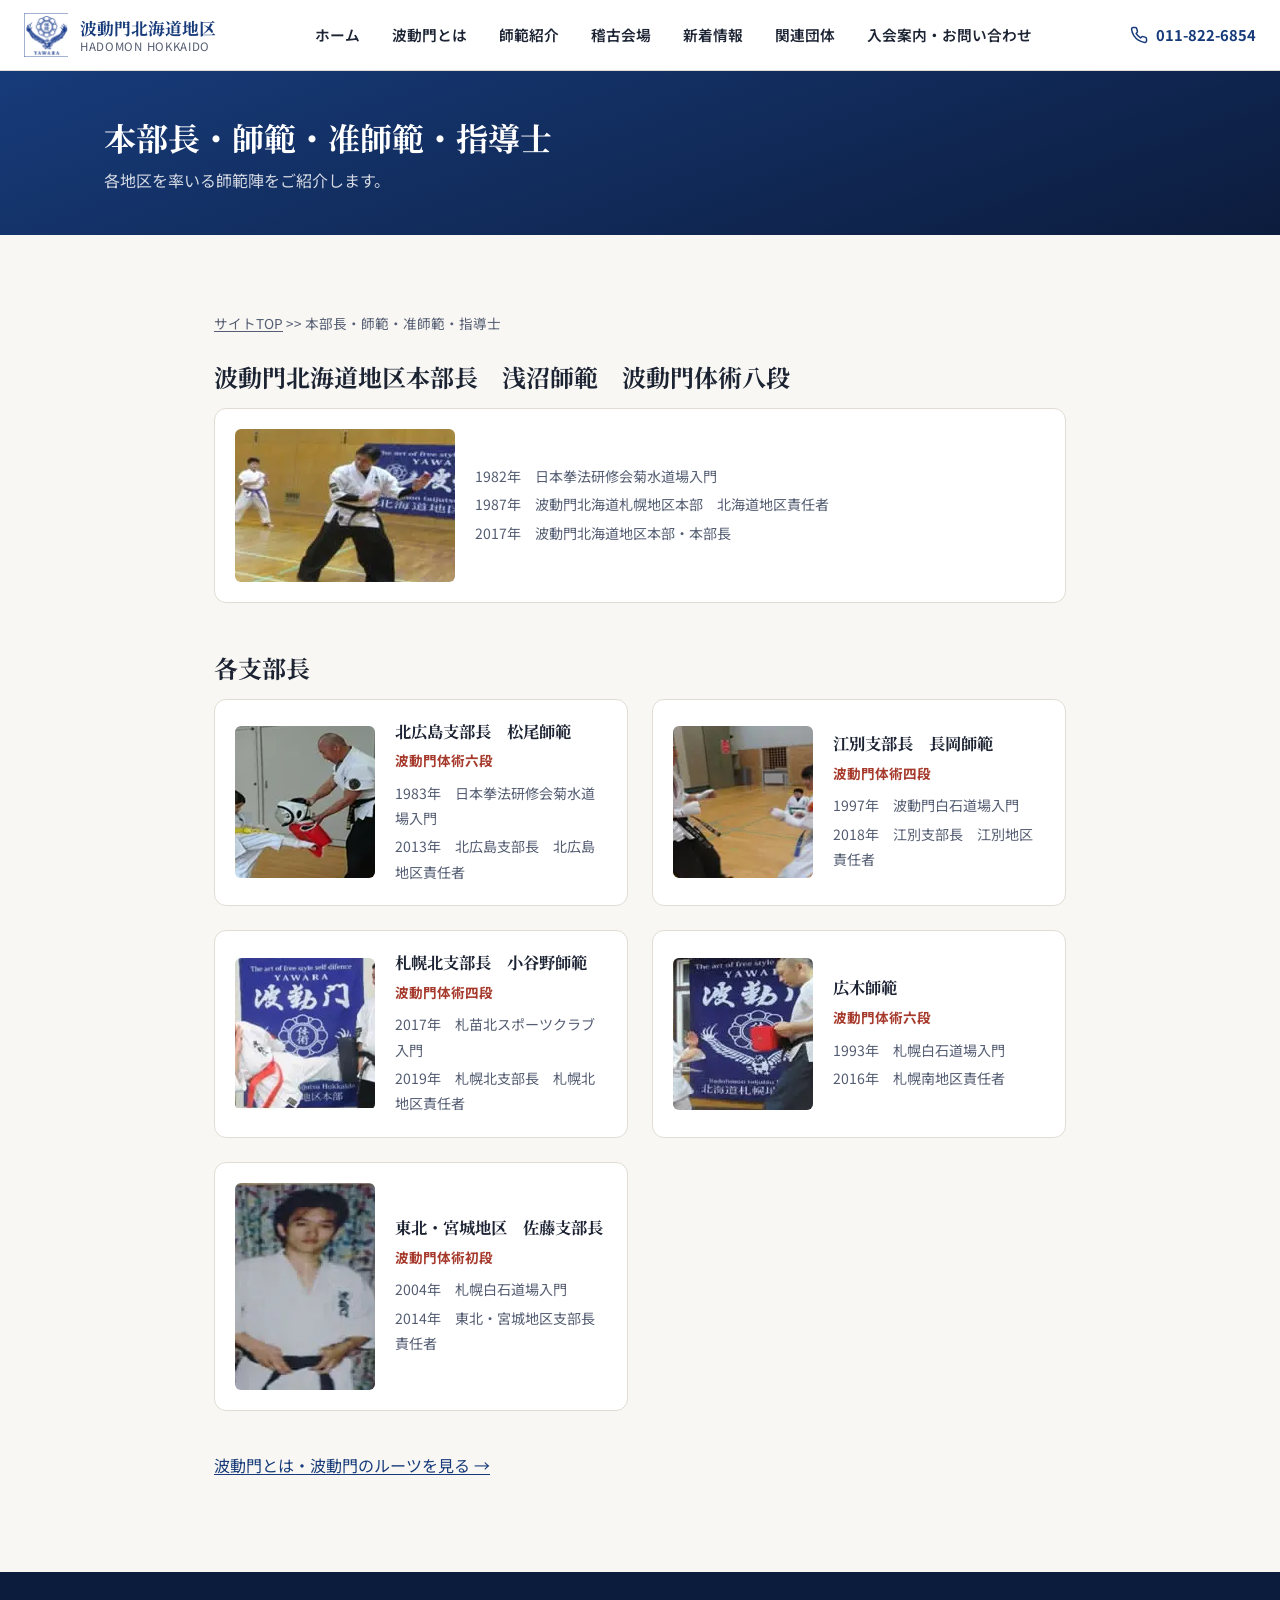
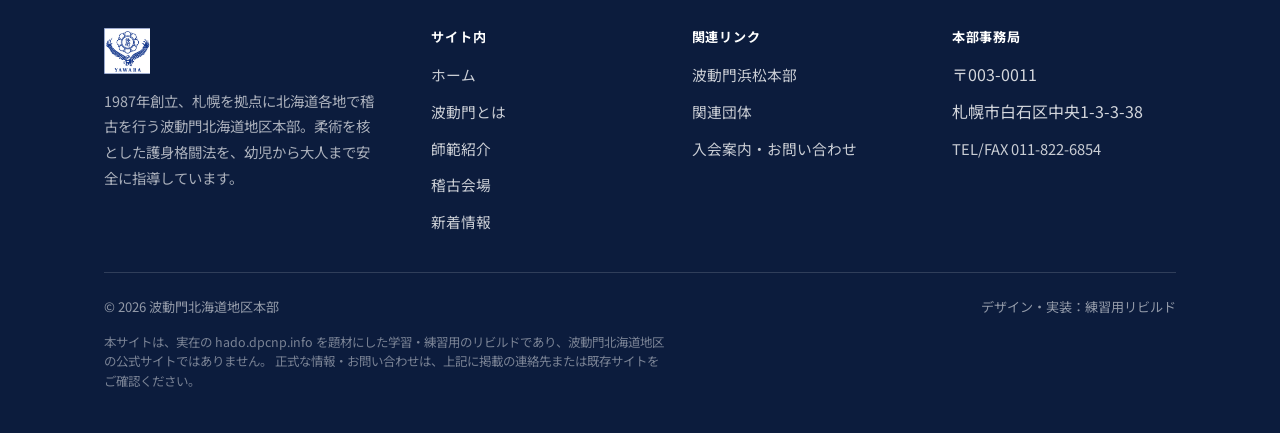
<file: instructors.html>
<!DOCTYPE html>
<html lang="ja">
<head>
<meta charset="UTF-8">
<meta name="viewport" content="width=device-width, initial-scale=1">
<title>本部長・師範・准師範・指導士 | 波動門北海道地区</title>
<meta name="description" content="波動門北海道地区本部長・浅沼師範をはじめ、北広島支部・江別支部・札幌北支部など各地区を率いる師範陣をご紹介します。">
<link rel="canonical" href="https://www.hadomon-hokkaido.example/instructors.html"><!-- placeholder .example domain; replace before real deployment -->
<link rel="icon" href="assets/img/favicon-32.png" sizes="32x32">
<link rel="apple-touch-icon" href="assets/img/apple-touch-icon.png">
<link rel="preconnect" href="https://fonts.googleapis.com">
<link rel="preconnect" href="https://fonts.gstatic.com" crossorigin>
<link href="https://fonts.googleapis.com/css2?family=Noto+Serif+JP:wght@600;700&family=Noto+Sans+JP:wght@400;500;600;700&display=swap" rel="stylesheet">
<link rel="stylesheet" href="assets/css/style.css">
</head>
<body>
<a class="skip-link" href="#main">本文へスキップ</a>

<header class="site-header">
  <div class="header-inner">
    <a class="brand" href="index.html">
      <img src="assets/img/apple-touch-icon.png" width="44" height="44" alt="" loading="eager">
      <span class="brand-text">
        <span class="ja">波動門北海道地区</span>
        <span class="sub">HADOMON HOKKAIDO</span>
      </span>
    </a>
    <nav class="primary-nav" aria-label="メインナビゲーション">
      <a href="index.html">ホーム</a>
      <a href="about.html">波動門とは</a>
      <a href="instructors.html">師範紹介</a>
      <a href="index.html#locations">稽古会場</a>
      <a href="index.html#news">新着情報</a>
      <a href="links.html">関連団体</a>
      <a href="contact.html">入会案内・お問い合わせ</a>
    </nav>
    <div class="header-actions">
      <a class="header-tel" href="tel:0118226854" aria-label="電話：011-822-6854">
        <svg width="18" height="18" viewBox="0 0 24 24" fill="none" stroke="currentColor" stroke-width="2" stroke-linecap="round" stroke-linejoin="round" aria-hidden="true"><path d="M22 16.92v3a2 2 0 0 1-2.18 2 19.79 19.79 0 0 1-8.63-3.07 19.5 19.5 0 0 1-6-6 19.79 19.79 0 0 1-3.07-8.67A2 2 0 0 1 4.11 2h3a2 2 0 0 1 2 1.72c.127.96.361 1.903.7 2.81a2 2 0 0 1-.45 2.11L8.09 9.91a16 16 0 0 0 6 6l1.27-1.27a2 2 0 0 1 2.11-.45c.907.339 1.85.573 2.81.7A2 2 0 0 1 22 16.92z"/></svg>
        <span class="tel-label">011-822-6854</span>
      </a>
      <button class="nav-toggle" type="button" aria-label="メニューを開く" aria-expanded="false">
        <svg width="20" height="20" viewBox="0 0 24 24" fill="none" stroke="currentColor" stroke-width="2" stroke-linecap="round"><path d="M3 6h18M3 12h18M3 18h18"/></svg>
      </button>
    </div>
  </div>
</header>

<div class="page-hero">
  <div class="container">
    <h1>本部長・師範・准師範・指導士</h1>
    <p>各地区を率いる師範陣をご紹介します。</p>
  </div>
</div>

<main id="main">
  <section class="section">
    <div class="container" style="max-width: 900px;">
      <p class="breadcrumb"><a href="index.html">サイトTOP</a> &gt;&gt; 本部長・師範・准師範・指導士</p>

      <h2>波動門北海道地区本部長　浅沼師範　波動門体術八段</h2>
      <div class="instructor-grid" style="margin-bottom: 3em;">
        <div class="instructor-card" style="grid-column: 1 / -1; grid-template-columns: 220px 1fr;">
          <picture><source srcset="assets/img/shihan/h_asanuma.webp" type="image/webp"><img src="assets/img/shihan/h_asanuma.jpg" alt="浅沼師範" loading="lazy" width="298" height="153"></picture>
          <ul>
            <li>1982年　日本拳法研修会菊水道場入門</li>
            <li>1987年　波動門北海道札幌地区本部　北海道地区責任者</li>
            <li>2017年　波動門北海道地区本部・本部長</li>
          </ul>
        </div>
      </div>

      <h2>各支部長</h2>
      <div class="instructor-grid">
        <div class="instructor-card">
          <picture><source srcset="assets/img/shihan/h_matsuo.webp" type="image/webp"><img src="assets/img/shihan/h_matsuo.jpg" alt="松尾師範" loading="lazy" width="298" height="152"></picture>
          <div>
            <h3>北広島支部長　松尾師範</h3>
            <span class="rank">波動門体術六段</span>
            <ul>
              <li>1983年　日本拳法研修会菊水道場入門</li>
              <li>2013年　北広島支部長　北広島地区責任者</li>
            </ul>
          </div>
        </div>

        <div class="instructor-card">
          <picture><source srcset="assets/img/shihan/h_nagaoka.webp" type="image/webp"><img src="assets/img/shihan/h_nagaoka.jpg" alt="長岡師範" loading="lazy" width="298" height="152"></picture>
          <div>
            <h3>江別支部長　長岡師範</h3>
            <span class="rank">波動門体術四段</span>
            <ul>
              <li>1997年　波動門白石道場入門</li>
              <li>2018年　江別支部長　江別地区責任者</li>
            </ul>
          </div>
        </div>

        <div class="instructor-card">
          <picture><source srcset="assets/img/shihan/h_koyano.webp" type="image/webp"><img src="assets/img/shihan/h_koyano.jpg" alt="小谷野師範" loading="lazy" width="298" height="152"></picture>
          <div>
            <h3>札幌北支部長　小谷野師範</h3>
            <span class="rank">波動門体術四段</span>
            <ul>
              <li>2017年　札苗北スポーツクラブ入門</li>
              <li>2019年　札幌北支部長　札幌北地区責任者</li>
            </ul>
          </div>
        </div>

        <div class="instructor-card">
          <picture><source srcset="assets/img/shihan/h_hiroki.webp" type="image/webp"><img src="assets/img/shihan/h_hiroki.jpg" alt="広木師範" loading="lazy" width="298" height="152"></picture>
          <div>
            <h3>広木師範</h3>
            <span class="rank">波動門体術六段</span>
            <ul>
              <li>1993年　札幌白石道場入門</li>
              <li>2016年　札幌南地区責任者</li>
            </ul>
          </div>
        </div>

        <div class="instructor-card">
          <picture><source srcset="assets/img/shihan/h_sato.webp" type="image/webp"><img src="assets/img/shihan/h_sato.jpg" alt="佐藤支部長" loading="lazy" width="193" height="207"></picture>
          <div>
            <h3>東北・宮城地区　佐藤支部長</h3>
            <span class="rank">波動門体術初段</span>
            <ul>
              <li>2004年　札幌白石道場入門</li>
              <li>2014年　東北・宮城地区支部長　責任者</li>
            </ul>
          </div>
        </div>
      </div>

      <p style="margin-top: 2.5em;"><a href="about.html">波動門とは・波動門のルーツを見る →</a></p>
    </div>
  </section>
</main>

<footer class="site-footer">
  <div class="container">
    <div class="footer-grid">
      <div class="footer-brand">
        <img src="assets/img/apple-touch-icon.png" width="46" height="46" alt="波動門 紋章">
        <p>1987年創立、札幌を拠点に北海道各地で稽古を行う波動門北海道地区本部。柔術を核とした護身格闘法を、幼児から大人まで安全に指導しています。</p>
      </div>
      <div>
        <h4>サイト内</h4>
        <ul class="footer-links">
          <li><a href="index.html">ホーム</a></li>
          <li><a href="about.html">波動門とは</a></li>
          <li><a href="instructors.html">師範紹介</a></li>
          <li><a href="index.html#locations">稽古会場</a></li>
          <li><a href="index.html#news">新着情報</a></li>
        </ul>
      </div>
      <div>
        <h4>関連リンク</h4>
        <ul class="footer-links">
          <li><a href="http://hadohmon.com/" target="_blank" rel="noopener">波動門浜松本部</a></li>
          <li><a href="links.html">関連団体</a></li>
          <li><a href="contact.html">入会案内・お問い合わせ</a></li>
        </ul>
      </div>
      <div>
        <h4>本部事務局</h4>
        <ul class="footer-links">
          <li>〒003-0011</li>
          <li>札幌市白石区中央1-3-3-38</li>
          <li><a href="tel:0118226854">TEL/FAX 011-822-6854</a></li>
        </ul>
      </div>
    </div>
    <div class="footer-bottom">
      <span>© <span data-current-year>2026</span> 波動門北海道地区本部</span>
      <span>デザイン・実装：練習用リビルド</span>
    </div>
    <p class="footer-disclaimer">
      本サイトは、実在の hado.dpcnp.info を題材にした学習・練習用のリビルドであり、波動門北海道地区の公式サイトではありません。
      正式な情報・お問い合わせは、上記に掲載の連絡先または既存サイトをご確認ください。
    </p>
  </div>
</footer>

<script src="assets/js/main.js"></script>
</body>
</html>
</file>
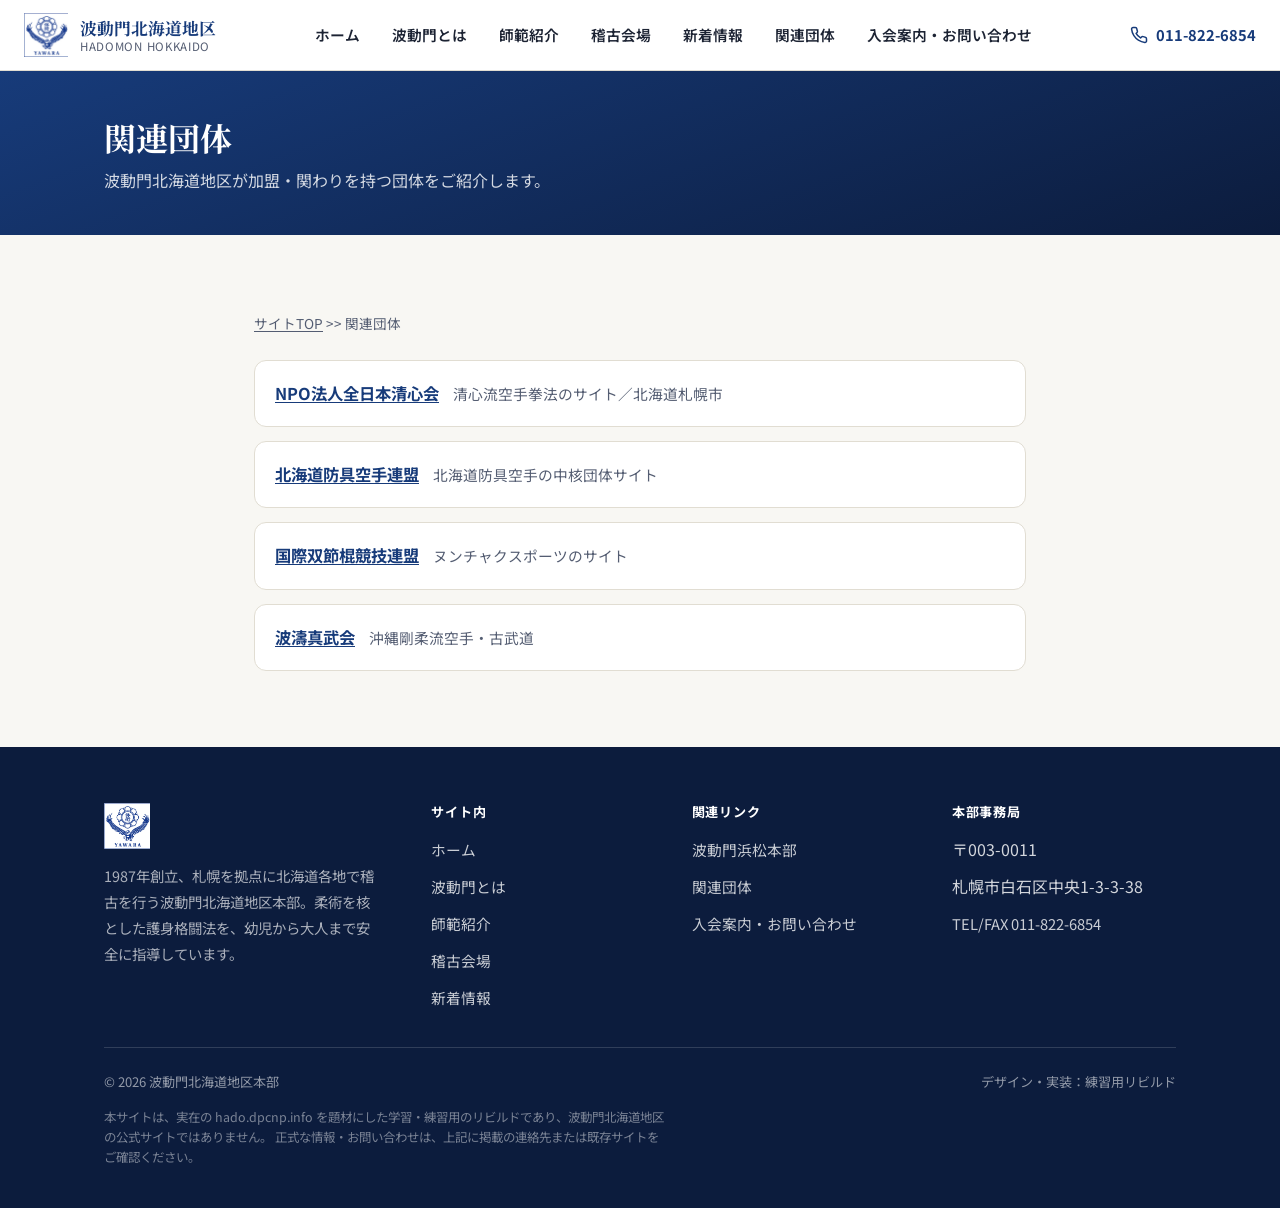
<file: links.html>
<!DOCTYPE html>
<html lang="ja">
<head>
<meta charset="UTF-8">
<meta name="viewport" content="width=device-width, initial-scale=1">
<title>関連団体 | 波動門北海道地区</title>
<meta name="description" content="波動門北海道地区と関わりのある団体、全日本清心会、北海道防具空手連盟、国際双節棍競技連盟、波濤真武会をご紹介します。">
<link rel="canonical" href="https://www.hadomon-hokkaido.example/links.html"><!-- placeholder .example domain; replace before real deployment -->
<link rel="icon" href="assets/img/favicon-32.png" sizes="32x32">
<link rel="apple-touch-icon" href="assets/img/apple-touch-icon.png">
<link rel="preconnect" href="https://fonts.googleapis.com">
<link rel="preconnect" href="https://fonts.gstatic.com" crossorigin>
<link href="https://fonts.googleapis.com/css2?family=Noto+Serif+JP:wght@600;700&family=Noto+Sans+JP:wght@400;500;600;700&display=swap" rel="stylesheet">
<link rel="stylesheet" href="assets/css/style.css">
</head>
<body>
<a class="skip-link" href="#main">本文へスキップ</a>

<header class="site-header">
  <div class="header-inner">
    <a class="brand" href="index.html">
      <img src="assets/img/apple-touch-icon.png" width="44" height="44" alt="" loading="eager">
      <span class="brand-text">
        <span class="ja">波動門北海道地区</span>
        <span class="sub">HADOMON HOKKAIDO</span>
      </span>
    </a>
    <nav class="primary-nav" aria-label="メインナビゲーション">
      <a href="index.html">ホーム</a>
      <a href="about.html">波動門とは</a>
      <a href="instructors.html">師範紹介</a>
      <a href="index.html#locations">稽古会場</a>
      <a href="index.html#news">新着情報</a>
      <a href="links.html">関連団体</a>
      <a href="contact.html">入会案内・お問い合わせ</a>
    </nav>
    <div class="header-actions">
      <a class="header-tel" href="tel:0118226854" aria-label="電話：011-822-6854">
        <svg width="18" height="18" viewBox="0 0 24 24" fill="none" stroke="currentColor" stroke-width="2" stroke-linecap="round" stroke-linejoin="round" aria-hidden="true"><path d="M22 16.92v3a2 2 0 0 1-2.18 2 19.79 19.79 0 0 1-8.63-3.07 19.5 19.5 0 0 1-6-6 19.79 19.79 0 0 1-3.07-8.67A2 2 0 0 1 4.11 2h3a2 2 0 0 1 2 1.72c.127.96.361 1.903.7 2.81a2 2 0 0 1-.45 2.11L8.09 9.91a16 16 0 0 0 6 6l1.27-1.27a2 2 0 0 1 2.11-.45c.907.339 1.85.573 2.81.7A2 2 0 0 1 22 16.92z"/></svg>
        <span class="tel-label">011-822-6854</span>
      </a>
      <button class="nav-toggle" type="button" aria-label="メニューを開く" aria-expanded="false">
        <svg width="20" height="20" viewBox="0 0 24 24" fill="none" stroke="currentColor" stroke-width="2" stroke-linecap="round"><path d="M3 6h18M3 12h18M3 18h18"/></svg>
      </button>
    </div>
  </div>
</header>

<div class="page-hero">
  <div class="container">
    <h1>関連団体</h1>
    <p>波動門北海道地区が加盟・関わりを持つ団体をご紹介します。</p>
  </div>
</div>

<main id="main">
  <section class="section">
    <div class="container" style="max-width: 820px;">
      <p class="breadcrumb"><a href="index.html">サイトTOP</a> &gt;&gt; 関連団体</p>

      <ul class="link-list">
        <li>
          <a href="http://seishinkan.ne.jp/" target="_blank" rel="noopener">NPO法人全日本清心会</a>
          <span class="desc">清心流空手拳法のサイト／北海道札幌市</span>
        </li>
        <li>
          <a href="http://karate-hokkaido.us/" target="_blank" rel="noopener">北海道防具空手連盟</a>
          <span class="desc">北海道防具空手の中核団体サイト</span>
        </li>
        <li>
          <a href="http://nunchaku-net.com" target="_blank" rel="noopener">国際双節棍競技連盟</a>
          <span class="desc">ヌンチャクスポーツのサイト</span>
        </li>
        <li>
          <a href="http://sports.geocities.jp/hatou_sinbukai/sinbukai/index.htm" target="_blank" rel="noopener">波濤真武会</a>
          <span class="desc">沖縄剛柔流空手・古武道</span>
        </li>
      </ul>
    </div>
  </section>
</main>

<footer class="site-footer">
  <div class="container">
    <div class="footer-grid">
      <div class="footer-brand">
        <img src="assets/img/apple-touch-icon.png" width="46" height="46" alt="波動門 紋章">
        <p>1987年創立、札幌を拠点に北海道各地で稽古を行う波動門北海道地区本部。柔術を核とした護身格闘法を、幼児から大人まで安全に指導しています。</p>
      </div>
      <div>
        <h4>サイト内</h4>
        <ul class="footer-links">
          <li><a href="index.html">ホーム</a></li>
          <li><a href="about.html">波動門とは</a></li>
          <li><a href="instructors.html">師範紹介</a></li>
          <li><a href="index.html#locations">稽古会場</a></li>
          <li><a href="index.html#news">新着情報</a></li>
        </ul>
      </div>
      <div>
        <h4>関連リンク</h4>
        <ul class="footer-links">
          <li><a href="http://hadohmon.com/" target="_blank" rel="noopener">波動門浜松本部</a></li>
          <li><a href="links.html">関連団体</a></li>
          <li><a href="contact.html">入会案内・お問い合わせ</a></li>
        </ul>
      </div>
      <div>
        <h4>本部事務局</h4>
        <ul class="footer-links">
          <li>〒003-0011</li>
          <li>札幌市白石区中央1-3-3-38</li>
          <li><a href="tel:0118226854">TEL/FAX 011-822-6854</a></li>
        </ul>
      </div>
    </div>
    <div class="footer-bottom">
      <span>© <span data-current-year>2026</span> 波動門北海道地区本部</span>
      <span>デザイン・実装：練習用リビルド</span>
    </div>
    <p class="footer-disclaimer">
      本サイトは、実在の hado.dpcnp.info を題材にした学習・練習用のリビルドであり、波動門北海道地区の公式サイトではありません。
      正式な情報・お問い合わせは、上記に掲載の連絡先または既存サイトをご確認ください。
    </p>
  </div>
</footer>

<script src="assets/js/main.js"></script>
</body>
</html>
</file>
<file: assets/css/style.css>
/* =========================================================
   波動門北海道地区 (Hadomon Hokkaido) — design system
   Palette derived from the dojo's own crest: deep indigo ink
   (#173b7a) sampled from the logo, paired with a single warm
   red accent (a nod to the belt / hinomaru vocabulary of
   Japanese martial arts) and a cool, quiet paper neutral.
   ========================================================= */

:root {
  --navy-950: #0c1c3d;
  --navy-900: #10285c;
  --navy-800: #173b7a;
  --navy-700: #234a92;
  --navy-100: #e7ecf7;
  --navy-50:  #f3f5fb;

  --paper:      #f8f7f3;
  --surface:    #ffffff;
  --surface-2:  #f1efe9;
  --ink:        #1c2333;
  --ink-soft:   #545d72;
  --line:       #e1ddd2;
  --line-strong:#c9c3b4;

  --accent:      #a63a2c;
  --accent-dark: #7f2c21;
  --accent-soft: #f6e6e2;

  --shadow-sm: 0 1px 2px rgba(16, 27, 61, 0.06);
  --shadow-md: 0 6px 20px rgba(16, 27, 61, 0.10);
  --shadow-lg: 0 18px 48px rgba(16, 27, 61, 0.16);

  --font-display: "Noto Serif JP", "Hiragino Mincho ProN", "Yu Mincho", serif;
  --font-body: "Noto Sans JP", "Hiragino Kaku Gothic ProN", "Yu Gothic", sans-serif;

  --radius-sm: 6px;
  --radius-md: 12px;
  --radius-lg: 20px;

  --container: 1120px;

  color-scheme: light;
}

@media (prefers-color-scheme: dark) {
  :root:not([data-theme="light"]) {
    --paper:      #11141c;
    --surface:    #171b26;
    --surface-2:  #1d2230;
    --ink:        #e9ebf2;
    --ink-soft:   #a6adc4;
    --line:       #2a3040;
    --line-strong:#3a4256;

    --navy-100: #202b46;
    --navy-50:  #171e30;
    --navy-800: #6f95d9;
    --navy-700: #85a6e0;
    --navy-900: #a9c1ec;
    --navy-950: #cddcf6;

    --accent:      #dd8577;
    --accent-dark: #e6a598;
    --accent-soft: #2c1e1c;

    color-scheme: dark;
  }
}

:root[data-theme="dark"] {
  --paper:      #11141c;
  --surface:    #171b26;
  --surface-2:  #1d2230;
  --ink:        #e9ebf2;
  --ink-soft:   #a6adc4;
  --line:       #2a3040;
  --line-strong:#3a4256;

  --navy-100: #202b46;
  --navy-50:  #171e30;
  --navy-800: #6f95d9;
  --navy-700: #85a6e0;
  --navy-900: #a9c1ec;
  --navy-950: #cddcf6;

  --accent:      #dd8577;
  --accent-dark: #e6a598;
  --accent-soft: #2c1e1c;

  color-scheme: dark;
}

/* ---------- Reset & base ---------- */
*, *::before, *::after { box-sizing: border-box; }
html { scroll-behavior: smooth; }
@media (prefers-reduced-motion: reduce) {
  html { scroll-behavior: auto; }
  *, *::before, *::after { animation-duration: 0.01ms !important; animation-iteration-count: 1 !important; transition-duration: 0.01ms !important; scroll-behavior: auto !important; }
}

body {
  margin: 0;
  background: var(--paper);
  color: var(--ink);
  font-family: var(--font-body);
  line-height: 1.8;
  -webkit-font-smoothing: antialiased;
  text-rendering: optimizeLegibility;
}

img { max-width: 100%; display: block; }
h1, h2, h3, h4 { font-family: var(--font-display); line-height: 1.4; margin: 0 0 0.6em; text-wrap: balance; color: var(--ink); }
p { margin: 0 0 1em; }
a { color: var(--navy-800); text-decoration-thickness: 1px; text-underline-offset: 0.15em; }
a:hover { color: var(--accent); }
a:focus-visible, button:focus-visible, input:focus-visible, textarea:focus-visible {
  outline: 2px solid var(--accent);
  outline-offset: 2px;
}

.container { max-width: var(--container); margin: 0 auto; padding: 0 24px; }

.visually-hidden {
  position: absolute; width: 1px; height: 1px; padding: 0; margin: -1px;
  overflow: hidden; clip: rect(0,0,0,0); white-space: nowrap; border: 0;
}
.skip-link {
  position: absolute; left: 12px; top: -60px;
  background: var(--navy-800); color: #fff; padding: 10px 16px;
  border-radius: var(--radius-sm); z-index: 200; transition: top .15s ease;
}
.skip-link:focus { top: 12px; }

/* ---------- Buttons ---------- */
.btn {
  display: inline-flex; align-items: center; gap: 8px;
  font-family: var(--font-body); font-weight: 700; font-size: 0.95rem;
  padding: 13px 26px; border-radius: 100px; border: 1px solid transparent;
  cursor: pointer; text-decoration: none; line-height: 1;
  transition: transform .15s ease, box-shadow .15s ease, background .15s ease, color .15s ease;
}
.btn:hover { transform: translateY(-1px); }
.btn-primary { background: var(--accent); color: #fff; box-shadow: var(--shadow-sm); }
.btn-primary:hover { background: var(--accent-dark); color: #fff; box-shadow: var(--shadow-md); }
.btn-ghost { background: transparent; color: #fff; border-color: rgba(255,255,255,0.55); }
.btn-ghost:hover { background: rgba(255,255,255,0.12); color: #fff; }
.btn-outline { background: transparent; color: var(--navy-800); border-color: var(--line-strong); }
.btn-outline:hover { background: var(--navy-50); color: var(--navy-800); border-color: var(--navy-700); }

/* ---------- Header / nav ---------- */
.site-header {
  position: sticky; top: 0; z-index: 100;
  background: color-mix(in srgb, var(--surface) 96%, transparent);
  border-bottom: 1px solid var(--line);
}
/* Note: intentionally no backdrop-filter here — it would make this
   element a containing block for the fixed-position mobile nav panel
   below, clipping it to the header's own (tiny) box instead of the
   viewport. */
.header-inner { display: flex; align-items: center; justify-content: space-between; gap: 24px; padding: 12px 24px; }
.brand { display: flex; align-items: center; gap: 12px; text-decoration: none; color: var(--ink); }
.brand img { height: 44px; width: auto; }
.brand-text { display: flex; flex-direction: column; line-height: 1.25; }
.brand-text .ja { font-family: var(--font-display); font-weight: 700; font-size: 1.05rem; color: var(--navy-800); }
.brand-text .sub { font-size: 0.72rem; letter-spacing: 0.06em; color: var(--ink-soft); }

.primary-nav { display: flex; align-items: center; gap: 4px; }
.primary-nav a {
  color: var(--ink); text-decoration: none; font-weight: 600; font-size: 0.92rem;
  padding: 10px 14px; border-radius: 8px; transition: background .15s ease, color .15s ease;
}
.primary-nav a:hover { background: var(--navy-50); color: var(--navy-800); }
.header-actions { display: flex; align-items: center; gap: 10px; }
.header-tel {
  display: flex; align-items: center; gap: 8px; font-weight: 700; color: var(--navy-800);
  text-decoration: none; font-size: 0.92rem; white-space: nowrap;
}
.header-tel svg { flex-shrink: 0; }

.nav-toggle {
  display: none; background: none; border: 1px solid var(--line-strong); border-radius: 8px;
  width: 42px; height: 42px; cursor: pointer; padding: 0; align-items: center; justify-content: center;
}
.nav-toggle svg { color: var(--ink); }

@media (max-width: 880px) {
  .primary-nav {
    position: fixed; inset: 65px 0 0 0; background: var(--surface); flex-direction: column;
    align-items: stretch; padding: 12px; gap: 2px; transform: translateY(-8px);
    opacity: 0; pointer-events: none; transition: opacity .18s ease, transform .18s ease;
    overflow-y: auto;
  }
  .primary-nav a { padding: 14px 16px; font-size: 1.02rem; border-bottom: 1px solid var(--line); }
  body.nav-open .primary-nav { opacity: 1; pointer-events: auto; transform: translateY(0); }
  .nav-toggle { display: inline-flex; }
  .header-tel .tel-label { display: none; }
}

/* ---------- Hero ---------- */
.hero {
  background: radial-gradient(120% 140% at 15% -10%, var(--navy-700) 0%, var(--navy-800) 45%, var(--navy-950) 100%);
  color: #fff; padding: 64px 0 56px; position: relative; overflow: clip;
}
.hero-grid { display: grid; grid-template-columns: 1.05fr 0.95fr; gap: 48px; align-items: center; }
.hero-eyebrow {
  display: inline-flex; align-items: center; gap: 8px; font-weight: 700; font-size: 0.8rem;
  letter-spacing: 0.08em; color: var(--navy-100); background: rgba(255,255,255,0.08);
  padding: 6px 14px; border-radius: 100px; margin-bottom: 18px;
}
.hero h1 { font-size: clamp(1.9rem, 3.4vw, 2.7rem); color: #fff; margin-bottom: 0.5em; }
.hero h1 em { font-style: normal; color: #f0c8bd; }
.hero-lede { font-size: 1.05rem; color: rgba(255,255,255,0.88); max-width: 52ch; margin-bottom: 1.6em; }
.hero-ctas { display: flex; flex-wrap: wrap; gap: 12px; margin-bottom: 28px; }
.hero-stats { display: flex; flex-wrap: wrap; gap: 28px; }
.hero-stats div { display: flex; flex-direction: column; }
.hero-stats strong { font-family: var(--font-display); font-size: 1.5rem; color: #fff; font-variant-numeric: tabular-nums; }
.hero-stats span { font-size: 0.8rem; color: rgba(255,255,255,0.7); }

.hero-visual {
  border-radius: var(--radius-lg); overflow: hidden; box-shadow: var(--shadow-lg);
  border: 1px solid rgba(255,255,255,0.18); position: relative; aspect-ratio: 890 / 220;
  background: var(--navy-950);
}
.hero-visual .slide {
  position: absolute; inset: 0; opacity: 0; transition: opacity .9s ease;
}
.hero-visual .slide.is-active { opacity: 1; }
.hero-visual img { width: 100%; height: 100%; object-fit: cover; }
.hero-dots { position: absolute; bottom: 12px; left: 0; right: 0; display: flex; justify-content: center; gap: 7px; }
.hero-dots button {
  width: 8px; height: 8px; border-radius: 50%; border: none; background: rgba(255,255,255,0.45);
  cursor: pointer; padding: 0;
}
.hero-dots button.is-active { background: #fff; }

/* ---------- Section scaffolding ---------- */
.section { padding: 76px 0; }
.section-alt { background: var(--surface); }
.section-tint { background: var(--navy-50); }
.section-head { max-width: 68ch; margin-bottom: 40px; }
.section-eyebrow {
  font-weight: 700; font-size: 0.78rem; letter-spacing: 0.1em; color: var(--accent);
  display: block; margin-bottom: 10px;
}
.section-head h2 { font-size: clamp(1.5rem, 2.6vw, 2rem); }
.section-head p { color: var(--ink-soft); font-size: 1.02rem; }
.section-head.centered { margin-left: auto; margin-right: auto; text-align: center; }

/* ---------- About / intro ---------- */
.about-grid { display: grid; grid-template-columns: 1fr 1fr; gap: 56px; align-items: start; }
.about-lede { font-family: var(--font-display); font-size: 1.2rem; line-height: 1.9; color: var(--ink); }
.about-body p { color: var(--ink-soft); }
.about-note {
  border-left: 3px solid var(--accent); background: var(--accent-soft); border-radius: 0 var(--radius-sm) var(--radius-sm) 0;
  padding: 16px 20px; color: var(--ink); font-size: 0.95rem;
}

/* ---------- Discipline cards ---------- */
.card-grid { display: grid; grid-template-columns: repeat(3, 1fr); gap: 28px; }
.discipline-card {
  background: var(--surface); border: 1px solid var(--line); border-radius: var(--radius-lg);
  overflow: hidden; box-shadow: var(--shadow-sm); display: flex; flex-direction: column;
  transition: box-shadow .2s ease, transform .2s ease;
}
.discipline-card:hover { box-shadow: var(--shadow-md); transform: translateY(-3px); }
.discipline-card .thumb { aspect-ratio: 650/270; overflow: hidden; background: var(--navy-100); }
.discipline-card .thumb img { width: 100%; height: 100%; object-fit: cover; }
.discipline-card .body { padding: 22px 24px 26px; display: flex; flex-direction: column; gap: 10px; flex: 1; }
.discipline-card .index { font-family: var(--font-display); font-size: 0.85rem; color: var(--accent); font-weight: 700; }
.discipline-card h3 { font-size: 1.15rem; margin-bottom: 0; }
.discipline-card p { color: var(--ink-soft); font-size: 0.94rem; margin-bottom: 0; flex: 1; }
.discipline-card .tag {
  align-self: flex-start; font-size: 0.75rem; font-weight: 700; color: var(--navy-800);
  background: var(--navy-100); padding: 4px 10px; border-radius: 100px;
}

/* ---------- Locations ---------- */
.locations-groups { display: grid; grid-template-columns: repeat(auto-fit, minmax(240px, 1fr)); gap: 32px; }
.locations-groups h3 {
  font-size: 0.95rem; color: var(--navy-800); text-transform: uppercase; letter-spacing: 0.06em;
  border-bottom: 2px solid var(--navy-100); padding-bottom: 8px; margin-bottom: 12px;
}
.locations-groups ul { list-style: none; margin: 0; padding: 0; display: flex; flex-direction: column; gap: 6px; }
.locations-groups li {
  font-size: 0.94rem; color: var(--ink); padding: 6px 0; border-bottom: 1px dashed var(--line);
}
.locations-note {
  margin-top: 32px; font-size: 0.92rem; color: var(--ink-soft); background: var(--surface);
  border: 1px solid var(--line); border-radius: var(--radius-md); padding: 16px 20px;
}

/* ---------- News ---------- */
.news-list { list-style: none; margin: 0; padding: 0; border-top: 1px solid var(--line); }
.news-item { display: grid; grid-template-columns: 140px 1fr; gap: 24px; padding: 22px 0; border-bottom: 1px solid var(--line); }
.news-item time {
  font-family: var(--font-display); font-weight: 700; color: var(--navy-800); font-size: 0.95rem;
  font-variant-numeric: tabular-nums;
}
.news-item .content p { margin-bottom: 0.5em; color: var(--ink); }
.news-item .content p:last-child { margin-bottom: 0; }
.news-item .content .meta { color: var(--ink-soft); font-size: 0.9rem; }
.news-item .content a { font-weight: 600; }

/* ---------- Resources (bulletin) ---------- */
.resource-list { display: grid; grid-template-columns: repeat(3, 1fr); gap: 20px; }
.resource-card {
  display: flex; align-items: center; gap: 14px; background: var(--surface); border: 1px solid var(--line);
  border-radius: var(--radius-md); padding: 18px 20px; text-decoration: none; color: var(--ink);
  transition: border-color .15s ease, box-shadow .15s ease;
}
.resource-card:hover { border-color: var(--navy-700); box-shadow: var(--shadow-sm); color: var(--ink); }
.resource-card .ico {
  width: 40px; height: 40px; border-radius: 50%; background: var(--navy-100); color: var(--navy-800);
  display: flex; align-items: center; justify-content: center; flex-shrink: 0;
}
.resource-card strong { display: block; font-size: 0.95rem; }
.resource-card span.hint { font-size: 0.8rem; color: var(--ink-soft); }

/* ---------- Video (facade) ---------- */
.video-grid { display: grid; grid-template-columns: repeat(2, 1fr); gap: 28px; }
.video-facade {
  position: relative; aspect-ratio: 16/9; border-radius: var(--radius-md); overflow: hidden;
  background: var(--navy-950); cursor: pointer; border: none; padding: 0; display: block; width: 100%;
}
.video-facade img { width: 100%; height: 100%; object-fit: cover; opacity: 0.85; transition: opacity .2s ease; }
.video-facade:hover img { opacity: 1; }
.video-facade .play {
  position: absolute; inset: 0; display: flex; align-items: center; justify-content: center;
}
.video-facade .play span {
  width: 64px; height: 64px; border-radius: 50%; background: rgba(20,30,60,0.7); color: #fff;
  display: flex; align-items: center; justify-content: center; backdrop-filter: blur(2px);
  transition: transform .15s ease, background .15s ease;
}
.video-facade:hover .play span { transform: scale(1.08); background: var(--accent); }
.video-facade figcaption {
  position: absolute; left: 0; right: 0; bottom: 0; padding: 14px 16px;
  background: linear-gradient(0deg, rgba(10,16,32,0.85), transparent);
  color: #fff; font-size: 0.88rem; text-align: left;
}
.video-embed-wrap { position: relative; aspect-ratio: 16/9; border-radius: var(--radius-md); overflow: hidden; }
.video-embed-wrap iframe { position: absolute; inset: 0; width: 100%; height: 100%; border: 0; }

/* ---------- Pricing / CTA band ---------- */
.cta-band {
  background: var(--navy-900); color: #fff; border-radius: var(--radius-lg);
  padding: 44px; display: grid; grid-template-columns: 1.2fr 1fr; gap: 36px; align-items: center;
}
.cta-band h2 { color: #fff; }
.cta-band p { color: rgba(255,255,255,0.85); }
.pricing-list { list-style: none; margin: 0; padding: 0; display: flex; flex-direction: column; gap: 10px; }
.pricing-list li { display: flex; justify-content: space-between; gap: 16px; border-bottom: 1px solid rgba(255,255,255,0.18); padding-bottom: 10px; font-size: 0.95rem; }
.pricing-list li strong { font-variant-numeric: tabular-nums; }
.pricing-note { font-size: 0.82rem; color: rgba(255,255,255,0.65); margin-top: 10px; }

/* ---------- Breadcrumb ---------- */
.breadcrumb { font-size: 0.85rem; color: var(--ink-soft); margin-bottom: 24px; }
.breadcrumb a { color: var(--ink-soft); }
.breadcrumb a:hover { color: var(--navy-800); }

/* ---------- Page hero (inner pages) ---------- */
.page-hero {
  background: linear-gradient(160deg, var(--navy-800), var(--navy-950));
  color: #fff; padding: 44px 0 40px;
}
.page-hero h1 { color: #fff; margin-bottom: 6px; }
.page-hero p { color: rgba(255,255,255,0.82); margin: 0; }

/* ---------- Article / long-form (about page history) ---------- */
.article-lede {
  font-family: var(--font-display); font-size: 1.15rem; line-height: 1.9; color: var(--ink);
  background: var(--surface-2); border-radius: var(--radius-md); padding: 26px 30px; margin-bottom: 8px;
}
.founder-card {
  display: grid; grid-template-columns: 160px 1fr; gap: 24px; align-items: center;
  background: var(--surface); border: 1px solid var(--line); border-radius: var(--radius-md);
  padding: 22px; margin: 28px 0;
}
.founder-card img { border-radius: var(--radius-sm); }
.founder-card ul { list-style: none; margin: 0; padding: 0; font-size: 0.94rem; color: var(--ink-soft); display: flex; flex-direction: column; gap: 4px; }
.founder-card ul strong { color: var(--ink); }

.letter-block {
  display: grid; grid-template-columns: 2fr 1fr; gap: 28px; align-items: start;
  background: var(--surface-2); border-radius: var(--radius-md); padding: 30px; margin: 32px 0;
}
.letter-block h3 { text-align: center; margin-bottom: 1em; }
.letter-block .text { font-family: var(--font-display); font-size: 1.02rem; line-height: 2; }
.letter-block .sign { text-align: right; margin-top: 1.4em; }
.letter-block figure { margin: 0; text-align: center; }
.letter-block figcaption { font-size: 0.8rem; color: var(--ink-soft); margin-top: 8px; }

.principles-list { list-style: none; margin: 0; padding: 0; display: flex; flex-direction: column; gap: 22px; }
.principles-list dt { font-family: var(--font-display); font-weight: 700; color: var(--navy-800); margin-bottom: 6px; font-size: 1.05rem; }
.principles-list dd { margin: 0; color: var(--ink-soft); }
.principles-list dd.emphasis { color: var(--accent); font-weight: 700; }

.roots-figures { display: grid; grid-template-columns: 1fr 1fr; gap: 20px; margin: 28px 0; }
.roots-figures figure { margin: 0; }
.roots-figures figcaption { font-size: 0.82rem; color: var(--ink-soft); text-align: center; margin-top: 8px; }

.teacher-profile { margin: 44px 0; padding-top: 8px; }
.teacher-profile summary {
  font-family: var(--font-display); font-size: 1.3rem; background: var(--surface-2);
  padding: 16px 22px; border-radius: var(--radius-sm); cursor: pointer; text-align: center;
  list-style: none; display: flex; align-items: center; justify-content: center; gap: 10px;
}
.teacher-profile summary::-webkit-details-marker { display: none; }
.teacher-profile summary .attribution { display: block; font-family: var(--font-body); font-size: 0.82rem; color: var(--ink-soft); font-weight: 400; margin-top: 4px; }
.teacher-profile[open] summary { border-radius: var(--radius-sm) var(--radius-sm) 0 0; }
.teacher-profile .profile-body {
  border: 1px solid var(--line); border-top: none; border-radius: 0 0 var(--radius-sm) var(--radius-sm);
  padding: 26px; font-size: 0.96rem; color: var(--ink-soft);
}
.teacher-profile .profile-body p { margin-bottom: 1.1em; }
.teacher-profile .profile-body img { float: left; margin: 0 22px 12px 0; border-radius: var(--radius-sm); }
.teacher-profile .clearfix::after { content: ""; display: table; clear: both; }

/* ---------- Instructor roster ---------- */
.instructor-grid { display: grid; grid-template-columns: repeat(2, 1fr); gap: 24px; }
.instructor-card {
  display: grid; grid-template-columns: 140px 1fr; gap: 20px; background: var(--surface);
  border: 1px solid var(--line); border-radius: var(--radius-md); padding: 20px; align-items: center;
}
.instructor-card img { border-radius: var(--radius-sm); aspect-ratio: 4/3; object-fit: cover; width: 100%; }
.instructor-card h3 { font-size: 1.02rem; margin-bottom: 6px; }
.instructor-card .rank { color: var(--accent); font-weight: 700; font-size: 0.85rem; display: block; margin-bottom: 8px; }
.instructor-card ul { list-style: none; margin: 0; padding: 0; font-size: 0.88rem; color: var(--ink-soft); display: flex; flex-direction: column; gap: 3px; }

/* ---------- Contact ---------- */
.contact-grid { display: grid; grid-template-columns: 1fr 1fr; gap: 40px; align-items: start; }
.contact-card {
  background: var(--surface); border: 1px solid var(--line); border-radius: var(--radius-md); padding: 28px;
}
.contact-card h3 { font-size: 1.05rem; }
.contact-detail { display: flex; gap: 12px; padding: 12px 0; border-bottom: 1px solid var(--line); align-items: flex-start; }
.contact-detail:last-child { border-bottom: none; }
.contact-detail .ico { color: var(--navy-800); flex-shrink: 0; margin-top: 2px; }
.contact-detail strong { display: block; font-size: 0.82rem; text-transform: uppercase; letter-spacing: 0.04em; color: var(--ink-soft); margin-bottom: 2px; }
.contact-form-wrap {
  border: 1px solid var(--line); border-radius: var(--radius-md); overflow: hidden; background: var(--surface);
  min-height: 400px; display: flex;
}
.contact-form-wrap iframe { border: 0; width: 100%; min-height: 760px; }
.form-note { font-size: 0.85rem; color: var(--ink-soft); margin-top: 10px; }

/* ---------- Links page ---------- */
.link-list { list-style: none; margin: 0; padding: 0; display: flex; flex-direction: column; gap: 14px; }
.link-list li {
  display: flex; flex-wrap: wrap; align-items: baseline; gap: 6px 14px; padding: 18px 20px;
  border: 1px solid var(--line); border-radius: var(--radius-md); background: var(--surface);
}
.link-list a { font-weight: 700; font-size: 1.02rem; }
.link-list .desc { color: var(--ink-soft); font-size: 0.92rem; }

/* ---------- Footer ---------- */
.site-footer { background: var(--navy-950); color: rgba(255,255,255,0.82); padding: 56px 0 28px; }
.footer-grid { display: grid; grid-template-columns: 1.3fr 1fr 1fr 1fr; gap: 36px; margin-bottom: 36px; }
.footer-brand img { height: 46px; margin-bottom: 14px; }
.footer-brand p { color: rgba(255,255,255,0.65); font-size: 0.9rem; max-width: 34ch; }
.site-footer h4 { color: #fff; font-family: var(--font-body); font-size: 0.82rem; letter-spacing: 0.06em; text-transform: uppercase; margin-bottom: 14px; }
.footer-links { list-style: none; margin: 0; padding: 0; display: flex; flex-direction: column; gap: 8px; }
.footer-links a { color: rgba(255,255,255,0.78); text-decoration: none; font-size: 0.92rem; }
.footer-links a:hover { color: #fff; }
.footer-bottom {
  border-top: 1px solid rgba(255,255,255,0.15); padding-top: 22px; display: flex; flex-wrap: wrap;
  justify-content: space-between; gap: 12px; font-size: 0.82rem; color: rgba(255,255,255,0.55);
}
.footer-disclaimer {
  margin-top: 14px; font-size: 0.78rem; color: rgba(255,255,255,0.45); max-width: 80ch; line-height: 1.6;
}

/* ---------- Responsive ---------- */
@media (max-width: 980px) {
  .hero-grid { grid-template-columns: 1fr; }
  .hero-visual { order: -1; }
  .card-grid { grid-template-columns: 1fr 1fr; }
  .about-grid { grid-template-columns: 1fr; }
  .cta-band { grid-template-columns: 1fr; }
  .contact-grid { grid-template-columns: 1fr; }
  .instructor-grid { grid-template-columns: 1fr; }
  .video-grid { grid-template-columns: 1fr; }
  .resource-list { grid-template-columns: 1fr; }
  .footer-grid { grid-template-columns: 1fr 1fr; }
  .founder-card { grid-template-columns: 1fr; text-align: center; }
  .founder-card img { justify-self: center; }
  .letter-block { grid-template-columns: 1fr; }
  .roots-figures { grid-template-columns: 1fr; }
}
@media (max-width: 620px) {
  .card-grid { grid-template-columns: 1fr; }
  .news-item { grid-template-columns: 1fr; gap: 6px; }
  .footer-grid { grid-template-columns: 1fr; }
  .instructor-card { grid-template-columns: 100px 1fr; }
  section.section { padding: 52px 0; }
}
</file>
